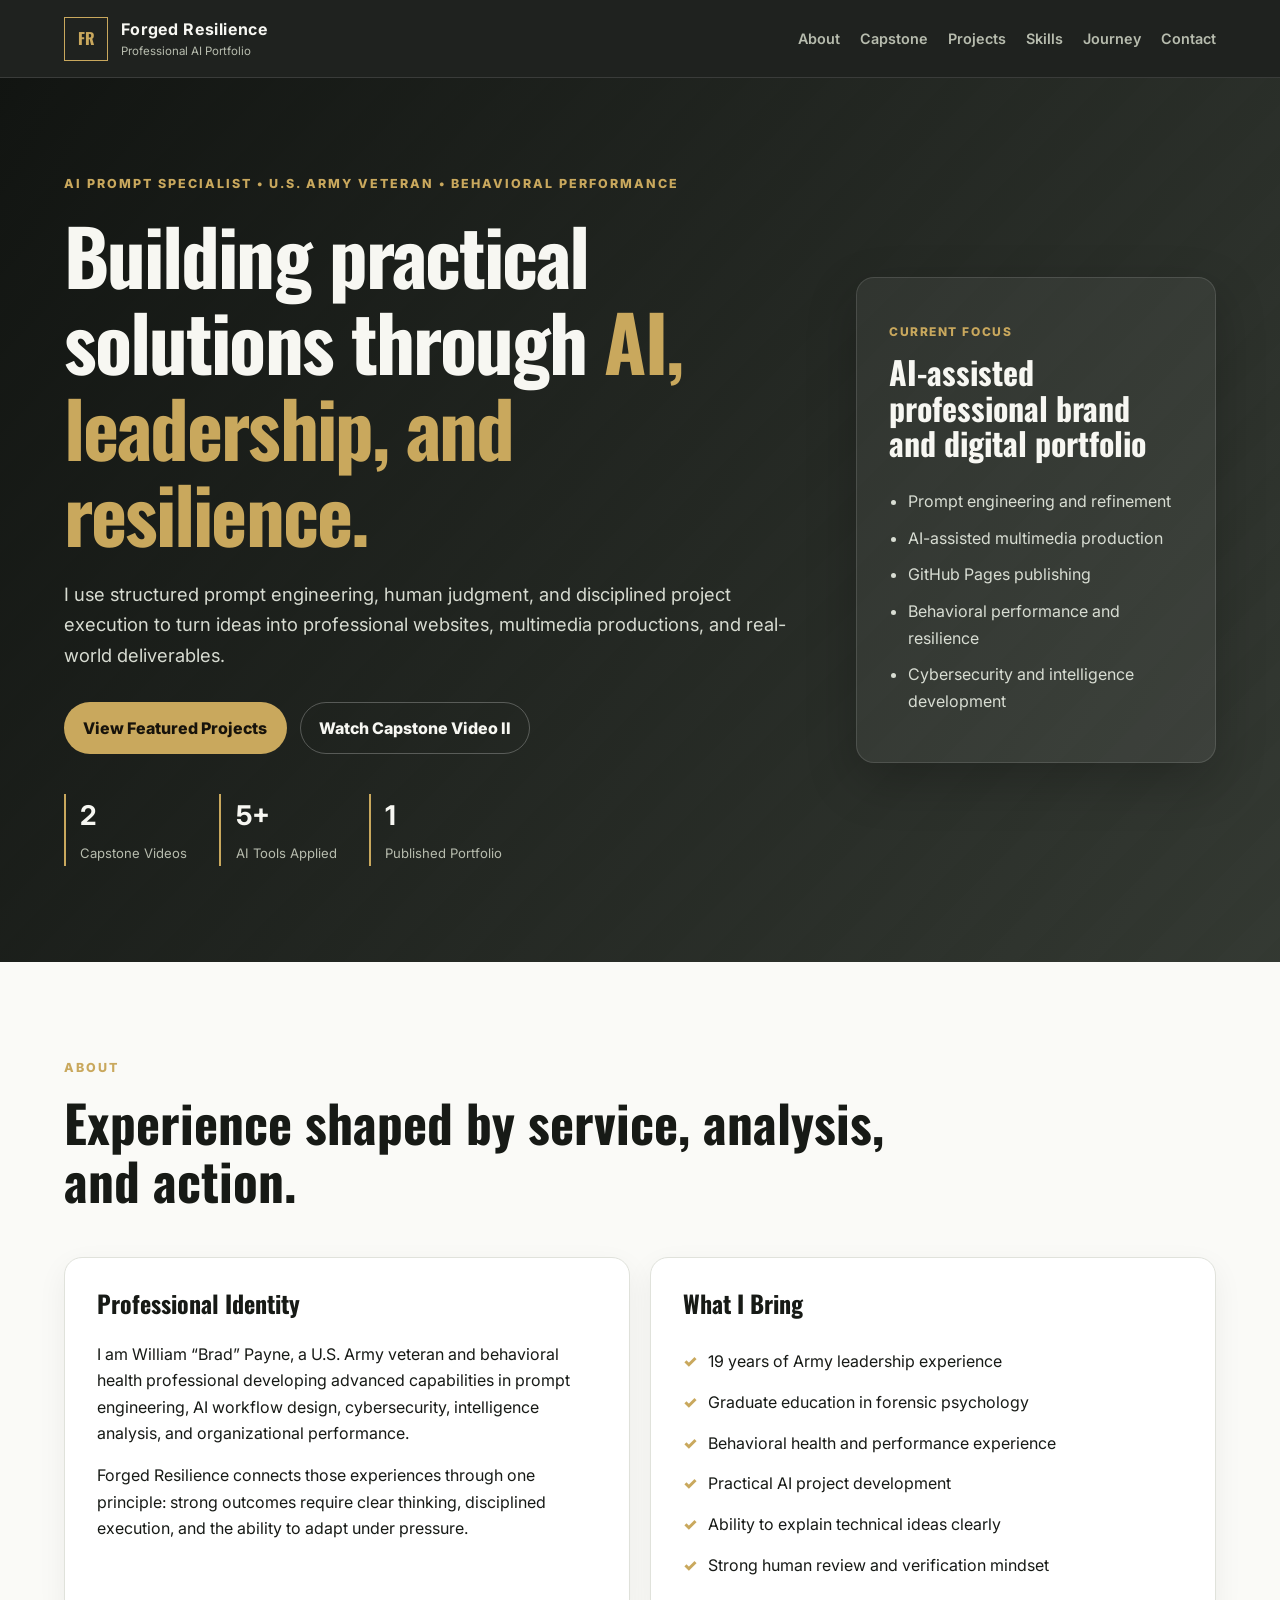
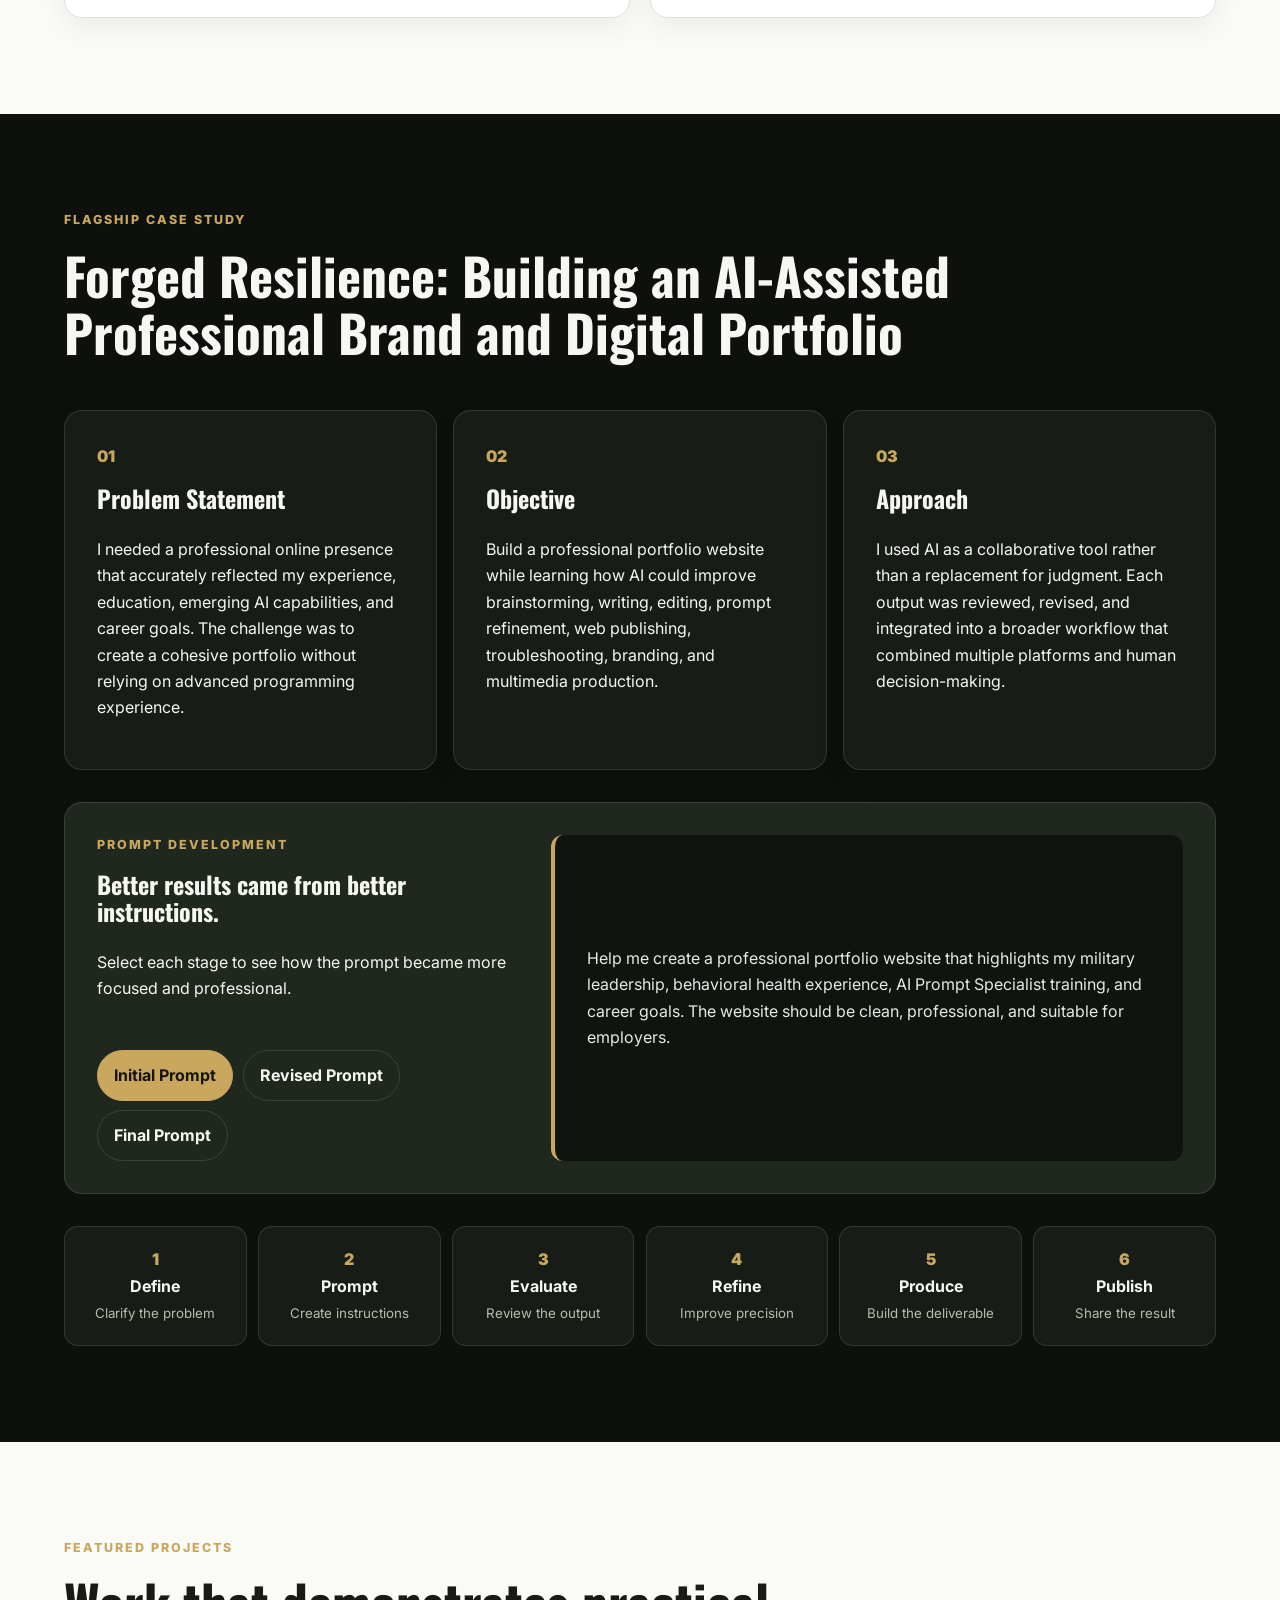
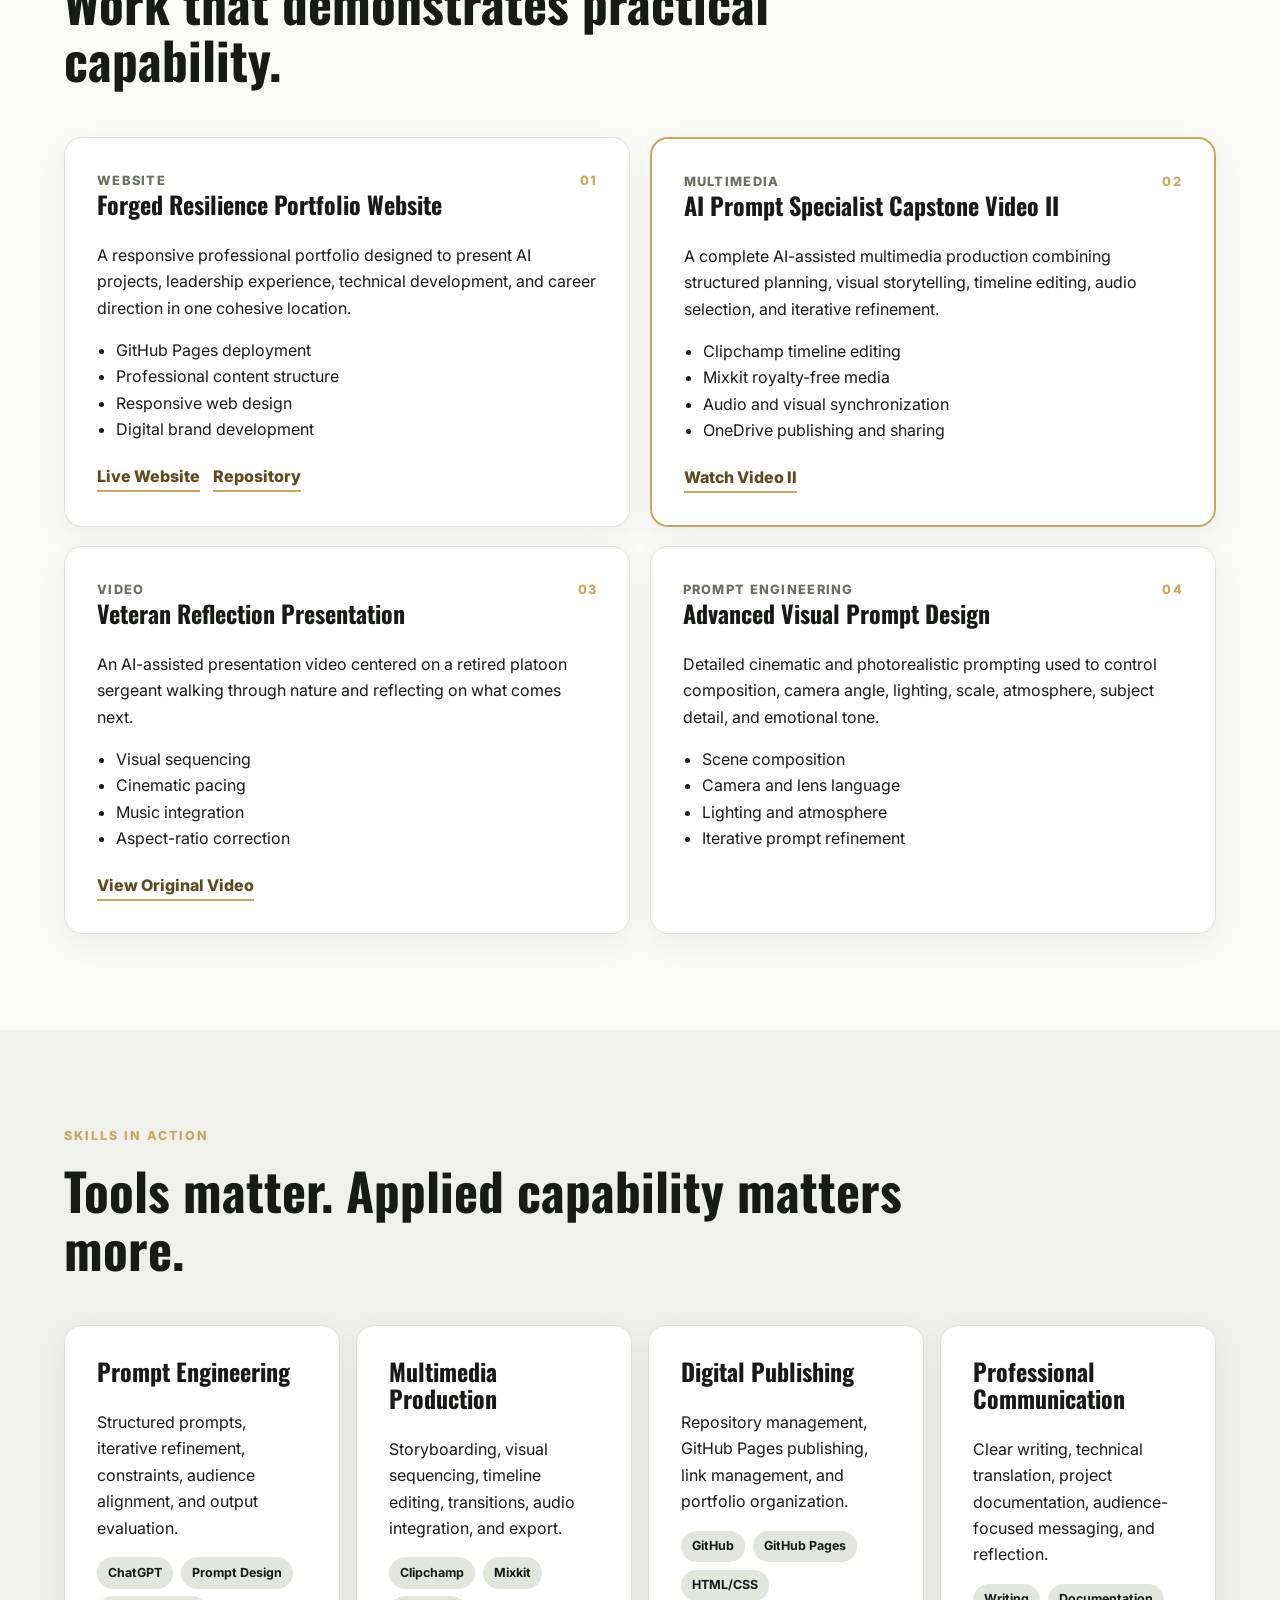
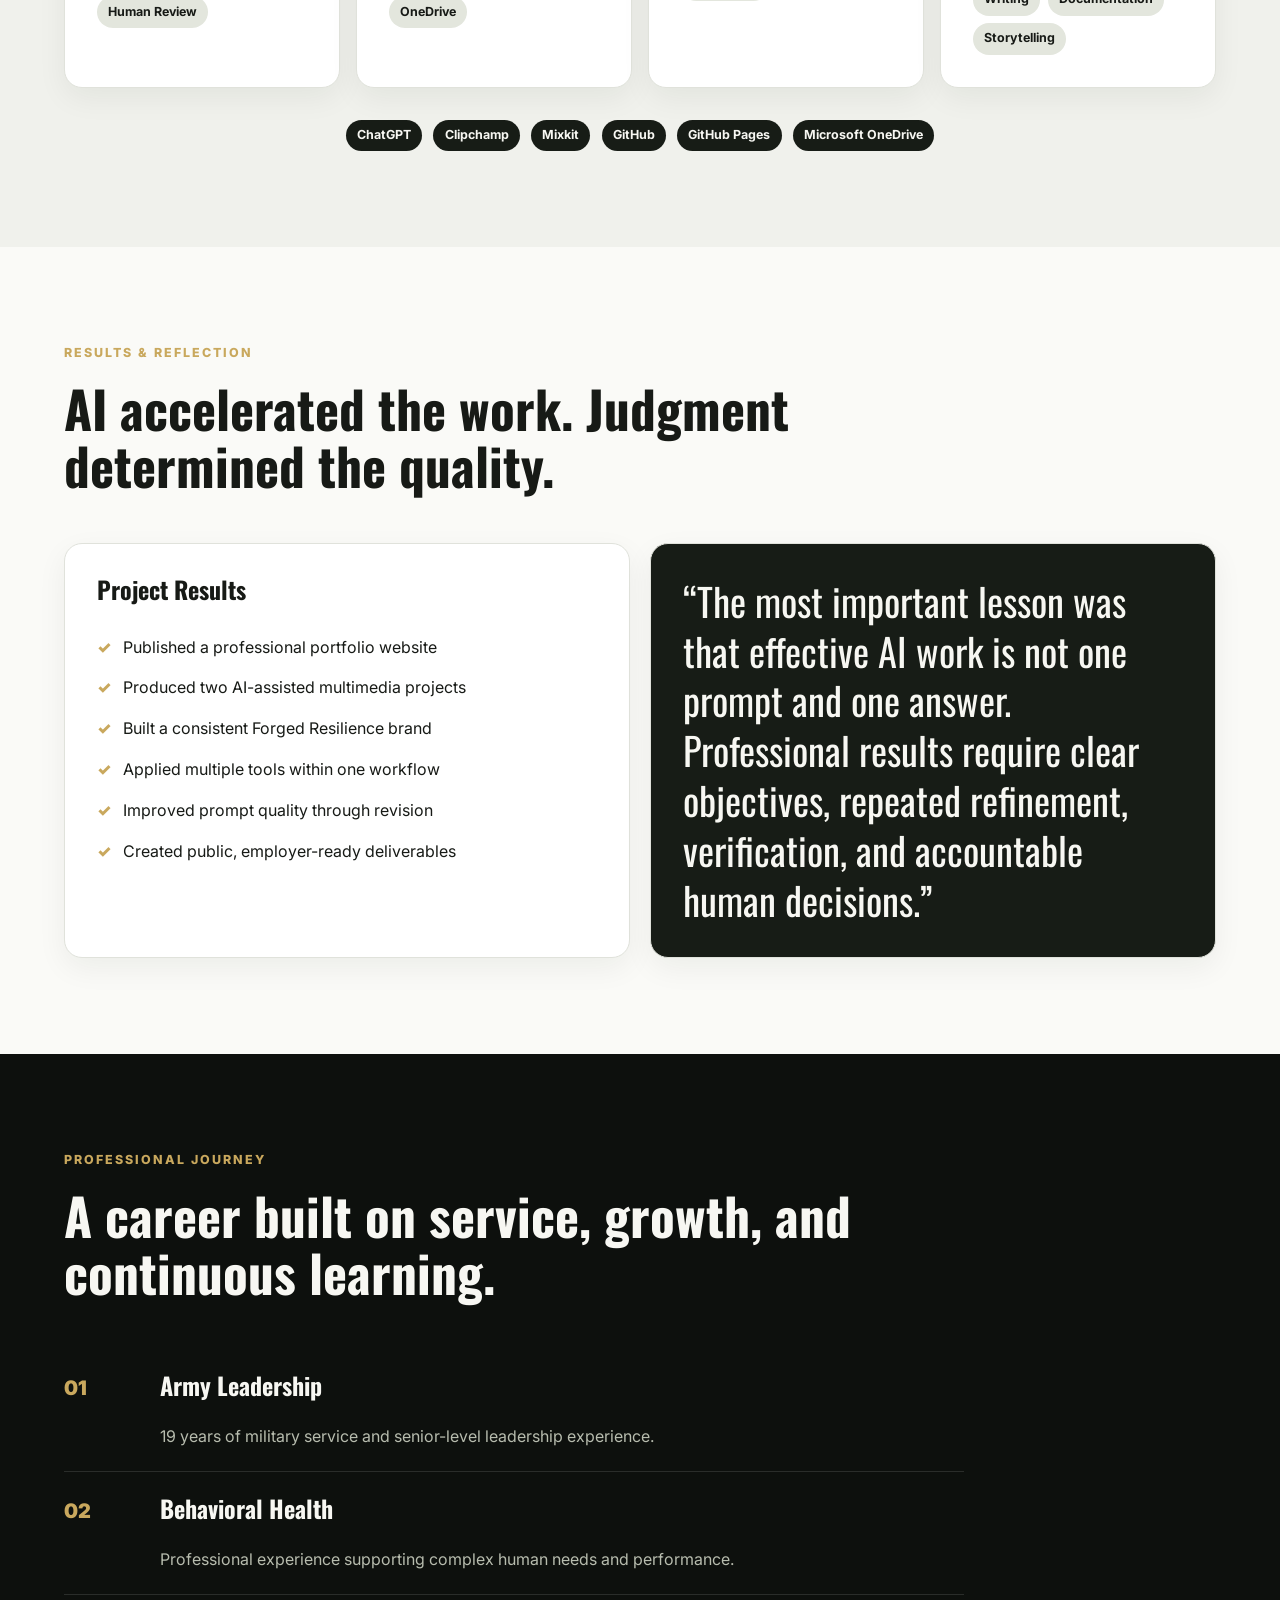
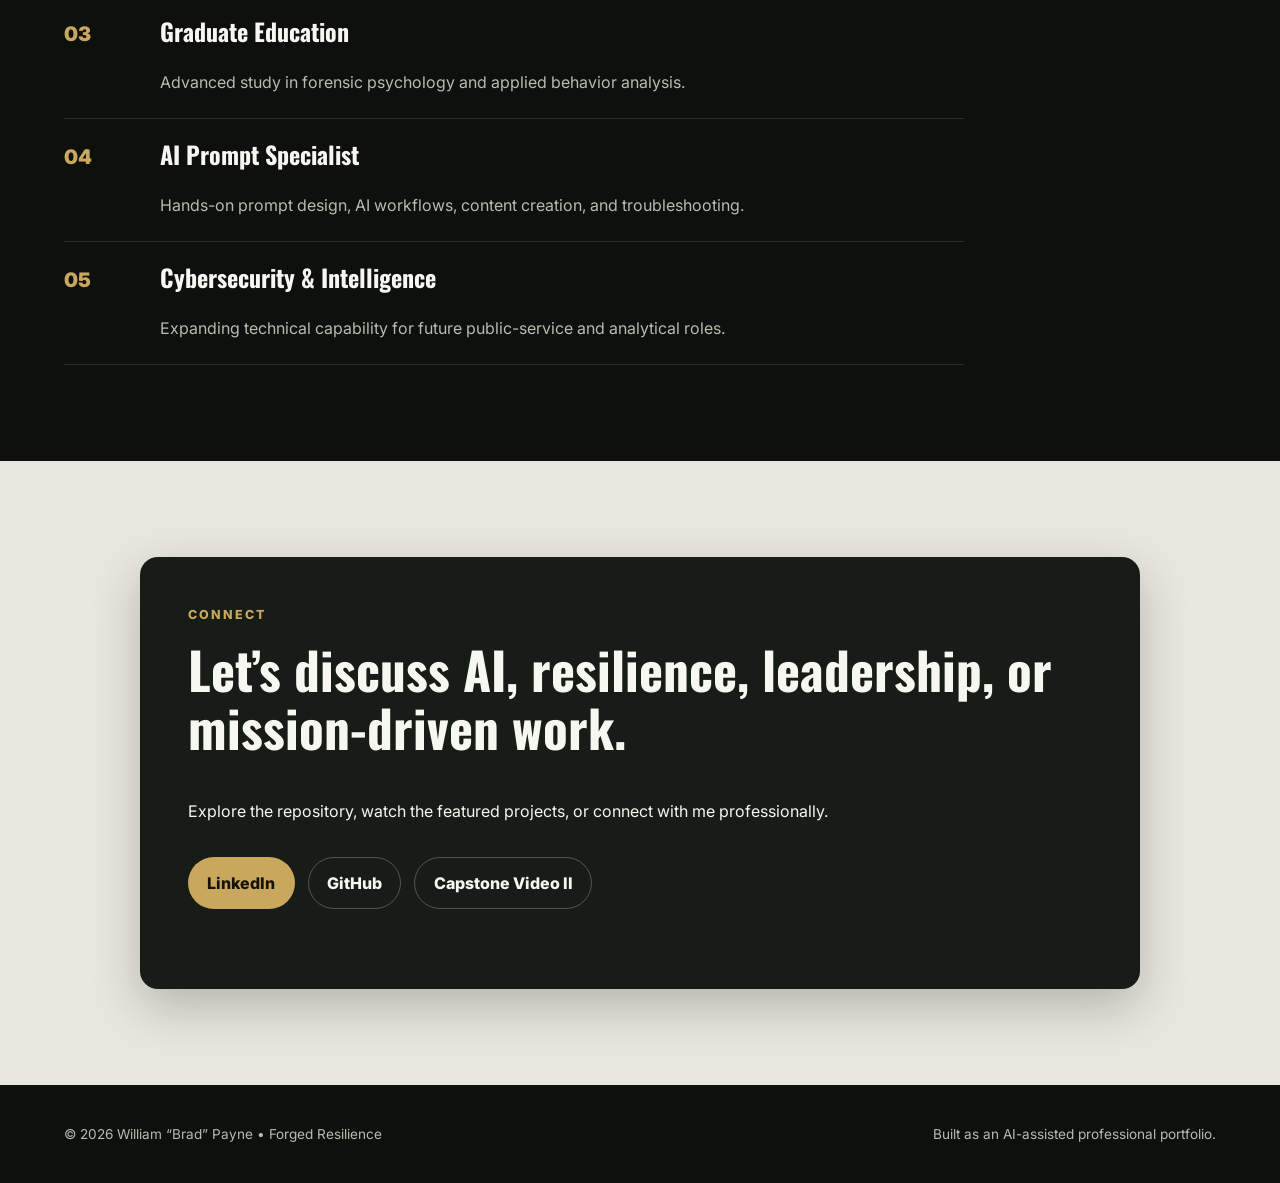
<file: index.html>
<!DOCTYPE html>
<html lang="en">
<head>
  <meta charset="UTF-8" />
  <meta name="viewport" content="width=device-width, initial-scale=1.0" />
  <meta name="description" content="William Brad Payne's AI-assisted professional portfolio showcasing prompt engineering, multimedia production, leadership, and Forged Resilience." />
  <title>Forged Resilience | William "Brad" Payne</title>
  <link rel="preconnect" href="https://fonts.googleapis.com">
  <link rel="preconnect" href="https://fonts.gstatic.com" crossorigin>
  <link href="https://fonts.googleapis.com/css2?family=Inter:wght@400;500;600;700;800&family=Oswald:wght@500;600;700&display=swap" rel="stylesheet">
  <link rel="stylesheet" href="styles.css" />
</head>
<body>
  <header class="site-header">
    <a class="brand" href="#home" aria-label="Forged Resilience home">
      <span class="brand-mark">FR</span>
      <span>
        <strong>Forged Resilience</strong>
        <small>Professional AI Portfolio</small>
      </span>
    </a>
    <button class="menu-toggle" aria-label="Open navigation" aria-expanded="false">☰</button>
    <nav class="site-nav" aria-label="Primary navigation">
      <a href="#about">About</a>
      <a href="#capstone">Capstone</a>
      <a href="#projects">Projects</a>
      <a href="#skills">Skills</a>
      <a href="#journey">Journey</a>
      <a href="#contact">Contact</a>
    </nav>
  </header>

  <main>
    <section id="home" class="hero">
      <div class="hero-content reveal">
        <p class="eyebrow">AI PROMPT SPECIALIST • U.S. ARMY VETERAN • BEHAVIORAL PERFORMANCE</p>
        <h1>Building practical solutions through <span>AI, leadership, and resilience.</span></h1>
        <p class="hero-copy">
          I use structured prompt engineering, human judgment, and disciplined project execution
          to turn ideas into professional websites, multimedia productions, and real-world deliverables.
        </p>
        <div class="hero-actions">
          <a class="btn btn-primary" href="#projects">View Featured Projects</a>
          <a class="btn btn-secondary" href="https://1drv.ms/v/c/7519d95f2deb9c25/IQBTiSQa2mmfQr6hlgY2p8scAXIlR4jsso-5zYlvKQ3qUK8?e=Jsysy5" target="_blank" rel="noopener">Watch Capstone Video II</a>
        </div>
        <div class="hero-metrics" aria-label="Portfolio highlights">
          <div><strong>2</strong><span>Capstone Videos</span></div>
          <div><strong>5+</strong><span>AI Tools Applied</span></div>
          <div><strong>1</strong><span>Published Portfolio</span></div>
        </div>
      </div>
      <aside class="hero-panel reveal">
        <p class="panel-label">Current Focus</p>
        <h2>AI-assisted professional brand and digital portfolio</h2>
        <ul>
          <li>Prompt engineering and refinement</li>
          <li>AI-assisted multimedia production</li>
          <li>GitHub Pages publishing</li>
          <li>Behavioral performance and resilience</li>
          <li>Cybersecurity and intelligence development</li>
        </ul>
      </aside>
    </section>

    <section id="about" class="section">
      <div class="section-heading reveal">
        <p class="eyebrow">ABOUT</p>
        <h2>Experience shaped by service, analysis, and action.</h2>
      </div>
      <div class="two-column">
        <div class="card reveal">
          <h3>Professional Identity</h3>
          <p>
            I am William “Brad” Payne, a U.S. Army veteran and behavioral health professional
            developing advanced capabilities in prompt engineering, AI workflow design,
            cybersecurity, intelligence analysis, and organizational performance.
          </p>
          <p>
            Forged Resilience connects those experiences through one principle: strong outcomes
            require clear thinking, disciplined execution, and the ability to adapt under pressure.
          </p>
        </div>
        <div class="card reveal">
          <h3>What I Bring</h3>
          <ul class="check-list">
            <li>19 years of Army leadership experience</li>
            <li>Graduate education in forensic psychology</li>
            <li>Behavioral health and performance experience</li>
            <li>Practical AI project development</li>
            <li>Ability to explain technical ideas clearly</li>
            <li>Strong human review and verification mindset</li>
          </ul>
        </div>
      </div>
    </section>

    <section id="capstone" class="section section-dark">
      <div class="section-heading reveal">
        <p class="eyebrow">FLAGSHIP CASE STUDY</p>
        <h2>Forged Resilience: Building an AI-Assisted Professional Brand and Digital Portfolio</h2>
      </div>

      <div class="case-study-grid">
        <article class="card reveal">
          <span class="number">01</span>
          <h3>Problem Statement</h3>
          <p>
            I needed a professional online presence that accurately reflected my experience,
            education, emerging AI capabilities, and career goals. The challenge was to create a
            cohesive portfolio without relying on advanced programming experience.
          </p>
        </article>
        <article class="card reveal">
          <span class="number">02</span>
          <h3>Objective</h3>
          <p>
            Build a professional portfolio website while learning how AI could improve
            brainstorming, writing, editing, prompt refinement, web publishing, troubleshooting,
            branding, and multimedia production.
          </p>
        </article>
        <article class="card reveal">
          <span class="number">03</span>
          <h3>Approach</h3>
          <p>
            I used AI as a collaborative tool rather than a replacement for judgment. Each output
            was reviewed, revised, and integrated into a broader workflow that combined multiple
            platforms and human decision-making.
          </p>
        </article>
      </div>

      <div class="prompt-lab reveal">
        <div class="prompt-intro">
          <p class="eyebrow">PROMPT DEVELOPMENT</p>
          <h3>Better results came from better instructions.</h3>
          <p>Select each stage to see how the prompt became more focused and professional.</p>
        </div>
        <div class="prompt-tabs" role="tablist">
          <button class="prompt-tab active" data-target="initial">Initial Prompt</button>
          <button class="prompt-tab" data-target="revised">Revised Prompt</button>
          <button class="prompt-tab" data-target="final">Final Prompt</button>
        </div>
        <div class="prompt-output">
          <p id="prompt-text">
            Help me create a professional portfolio website that highlights my military leadership,
            behavioral health experience, AI Prompt Specialist training, and career goals. The website
            should be clean, professional, and suitable for employers.
          </p>
        </div>
      </div>

      <div class="workflow reveal">
        <div><span>1</span><strong>Define</strong><small>Clarify the problem</small></div>
        <div><span>2</span><strong>Prompt</strong><small>Create instructions</small></div>
        <div><span>3</span><strong>Evaluate</strong><small>Review the output</small></div>
        <div><span>4</span><strong>Refine</strong><small>Improve precision</small></div>
        <div><span>5</span><strong>Produce</strong><small>Build the deliverable</small></div>
        <div><span>6</span><strong>Publish</strong><small>Share the result</small></div>
      </div>
    </section>

    <section id="projects" class="section">
      <div class="section-heading reveal">
        <p class="eyebrow">FEATURED PROJECTS</p>
        <h2>Work that demonstrates practical capability.</h2>
      </div>

      <div class="project-grid">
        <article class="project-card reveal">
          <div class="project-top">
            <span class="project-type">Website</span>
            <span class="project-number">01</span>
          </div>
          <h3>Forged Resilience Portfolio Website</h3>
          <p>
            A responsive professional portfolio designed to present AI projects, leadership experience,
            technical development, and career direction in one cohesive location.
          </p>
          <ul>
            <li>GitHub Pages deployment</li>
            <li>Professional content structure</li>
            <li>Responsive web design</li>
            <li>Digital brand development</li>
          </ul>
          <div class="project-links">
            <a href="https://steeleberert.github.io/Forged-Resilience/" target="_blank" rel="noopener">Live Website</a>
            <a href="https://github.com/steeleberert/Forged-Resilience" target="_blank" rel="noopener">Repository</a>
          </div>
        </article>

        <article class="project-card featured reveal">
          <div class="project-top">
            <span class="project-type">Multimedia</span>
            <span class="project-number">02</span>
          </div>
          <h3>AI Prompt Specialist Capstone Video II</h3>
          <p>
            A complete AI-assisted multimedia production combining structured planning, visual
            storytelling, timeline editing, audio selection, and iterative refinement.
          </p>
          <ul>
            <li>Clipchamp timeline editing</li>
            <li>Mixkit royalty-free media</li>
            <li>Audio and visual synchronization</li>
            <li>OneDrive publishing and sharing</li>
          </ul>
          <div class="project-links">
            <a href="https://1drv.ms/v/c/7519d95f2deb9c25/IQBTiSQa2mmfQr6hlgY2p8scAXIlR4jsso-5zYlvKQ3qUK8?e=Jsysy5" target="_blank" rel="noopener">Watch Video II</a>
          </div>
        </article>

        <article class="project-card reveal">
          <div class="project-top">
            <span class="project-type">Video</span>
            <span class="project-number">03</span>
          </div>
          <h3>Veteran Reflection Presentation</h3>
          <p>
            An AI-assisted presentation video centered on a retired platoon sergeant walking through
            nature and reflecting on what comes next.
          </p>
          <ul>
            <li>Visual sequencing</li>
            <li>Cinematic pacing</li>
            <li>Music integration</li>
            <li>Aspect-ratio correction</li>
          </ul>
          <div class="project-links">
            <a href="https://dsdt.populiweb.com/router/files/37495/download" target="_blank" rel="noopener">View Original Video</a>
          </div>
        </article>

        <article class="project-card reveal">
          <div class="project-top">
            <span class="project-type">Prompt Engineering</span>
            <span class="project-number">04</span>
          </div>
          <h3>Advanced Visual Prompt Design</h3>
          <p>
            Detailed cinematic and photorealistic prompting used to control composition, camera angle,
            lighting, scale, atmosphere, subject detail, and emotional tone.
          </p>
          <ul>
            <li>Scene composition</li>
            <li>Camera and lens language</li>
            <li>Lighting and atmosphere</li>
            <li>Iterative prompt refinement</li>
          </ul>
        </article>
      </div>
    </section>

    <section id="skills" class="section section-muted">
      <div class="section-heading reveal">
        <p class="eyebrow">SKILLS IN ACTION</p>
        <h2>Tools matter. Applied capability matters more.</h2>
      </div>
      <div class="skills-grid">
        <article class="skill-card reveal">
          <h3>Prompt Engineering</h3>
          <p>Structured prompts, iterative refinement, constraints, audience alignment, and output evaluation.</p>
          <div class="tags"><span>ChatGPT</span><span>Prompt Design</span><span>Human Review</span></div>
        </article>
        <article class="skill-card reveal">
          <h3>Multimedia Production</h3>
          <p>Storyboarding, visual sequencing, timeline editing, transitions, audio integration, and export.</p>
          <div class="tags"><span>Clipchamp</span><span>Mixkit</span><span>OneDrive</span></div>
        </article>
        <article class="skill-card reveal">
          <h3>Digital Publishing</h3>
          <p>Repository management, GitHub Pages publishing, link management, and portfolio organization.</p>
          <div class="tags"><span>GitHub</span><span>GitHub Pages</span><span>HTML/CSS</span></div>
        </article>
        <article class="skill-card reveal">
          <h3>Professional Communication</h3>
          <p>Clear writing, technical translation, project documentation, audience-focused messaging, and reflection.</p>
          <div class="tags"><span>Writing</span><span>Documentation</span><span>Storytelling</span></div>
        </article>
      </div>

      <div class="tools-strip reveal">
        <span>ChatGPT</span>
        <span>Clipchamp</span>
        <span>Mixkit</span>
        <span>GitHub</span>
        <span>GitHub Pages</span>
        <span>Microsoft OneDrive</span>
      </div>
    </section>

    <section id="results" class="section">
      <div class="section-heading reveal">
        <p class="eyebrow">RESULTS & REFLECTION</p>
        <h2>AI accelerated the work. Judgment determined the quality.</h2>
      </div>
      <div class="two-column">
        <div class="card reveal">
          <h3>Project Results</h3>
          <ul class="check-list">
            <li>Published a professional portfolio website</li>
            <li>Produced two AI-assisted multimedia projects</li>
            <li>Built a consistent Forged Resilience brand</li>
            <li>Applied multiple tools within one workflow</li>
            <li>Improved prompt quality through revision</li>
            <li>Created public, employer-ready deliverables</li>
          </ul>
        </div>
        <div class="card quote-card reveal">
          <blockquote>
            “The most important lesson was that effective AI work is not one prompt and one answer.
            Professional results require clear objectives, repeated refinement, verification, and
            accountable human decisions.”
          </blockquote>
        </div>
      </div>
    </section>

    <section id="journey" class="section section-dark">
      <div class="section-heading reveal">
        <p class="eyebrow">PROFESSIONAL JOURNEY</p>
        <h2>A career built on service, growth, and continuous learning.</h2>
      </div>
      <div class="timeline">
        <div class="timeline-item reveal"><span>01</span><div><h3>Army Leadership</h3><p>19 years of military service and senior-level leadership experience.</p></div></div>
        <div class="timeline-item reveal"><span>02</span><div><h3>Behavioral Health</h3><p>Professional experience supporting complex human needs and performance.</p></div></div>
        <div class="timeline-item reveal"><span>03</span><div><h3>Graduate Education</h3><p>Advanced study in forensic psychology and applied behavior analysis.</p></div></div>
        <div class="timeline-item reveal"><span>04</span><div><h3>AI Prompt Specialist</h3><p>Hands-on prompt design, AI workflows, content creation, and troubleshooting.</p></div></div>
        <div class="timeline-item reveal"><span>05</span><div><h3>Cybersecurity & Intelligence</h3><p>Expanding technical capability for future public-service and analytical roles.</p></div></div>
      </div>
    </section>

    <section id="contact" class="section contact-section">
      <div class="contact-card reveal">
        <p class="eyebrow">CONNECT</p>
        <h2>Let’s discuss AI, resilience, leadership, or mission-driven work.</h2>
        <p>
          Explore the repository, watch the featured projects, or connect with me professionally.
        </p>
        <div class="hero-actions">
          <a class="btn btn-primary" href="https://www.linkedin.com/in/william-payne-55184837a" target="_blank" rel="noopener">LinkedIn</a>
          <a class="btn btn-secondary" href="https://github.com/steeleberert/Forged-Resilience" target="_blank" rel="noopener">GitHub</a>
          <a class="btn btn-secondary" href="https://1drv.ms/v/c/7519d95f2deb9c25/IQBTiSQa2mmfQr6hlgY2p8scAXIlR4jsso-5zYlvKQ3qUK8?e=Jsysy5" target="_blank" rel="noopener">Capstone Video II</a>
        </div>
      </div>
    </section>
  </main>

  <footer>
    <p>© <span id="year"></span> William “Brad” Payne • Forged Resilience</p>
    <p>Built as an AI-assisted professional portfolio.</p>
  </footer>

  <script src="script.js"></script>
</body>
</html>
</file>
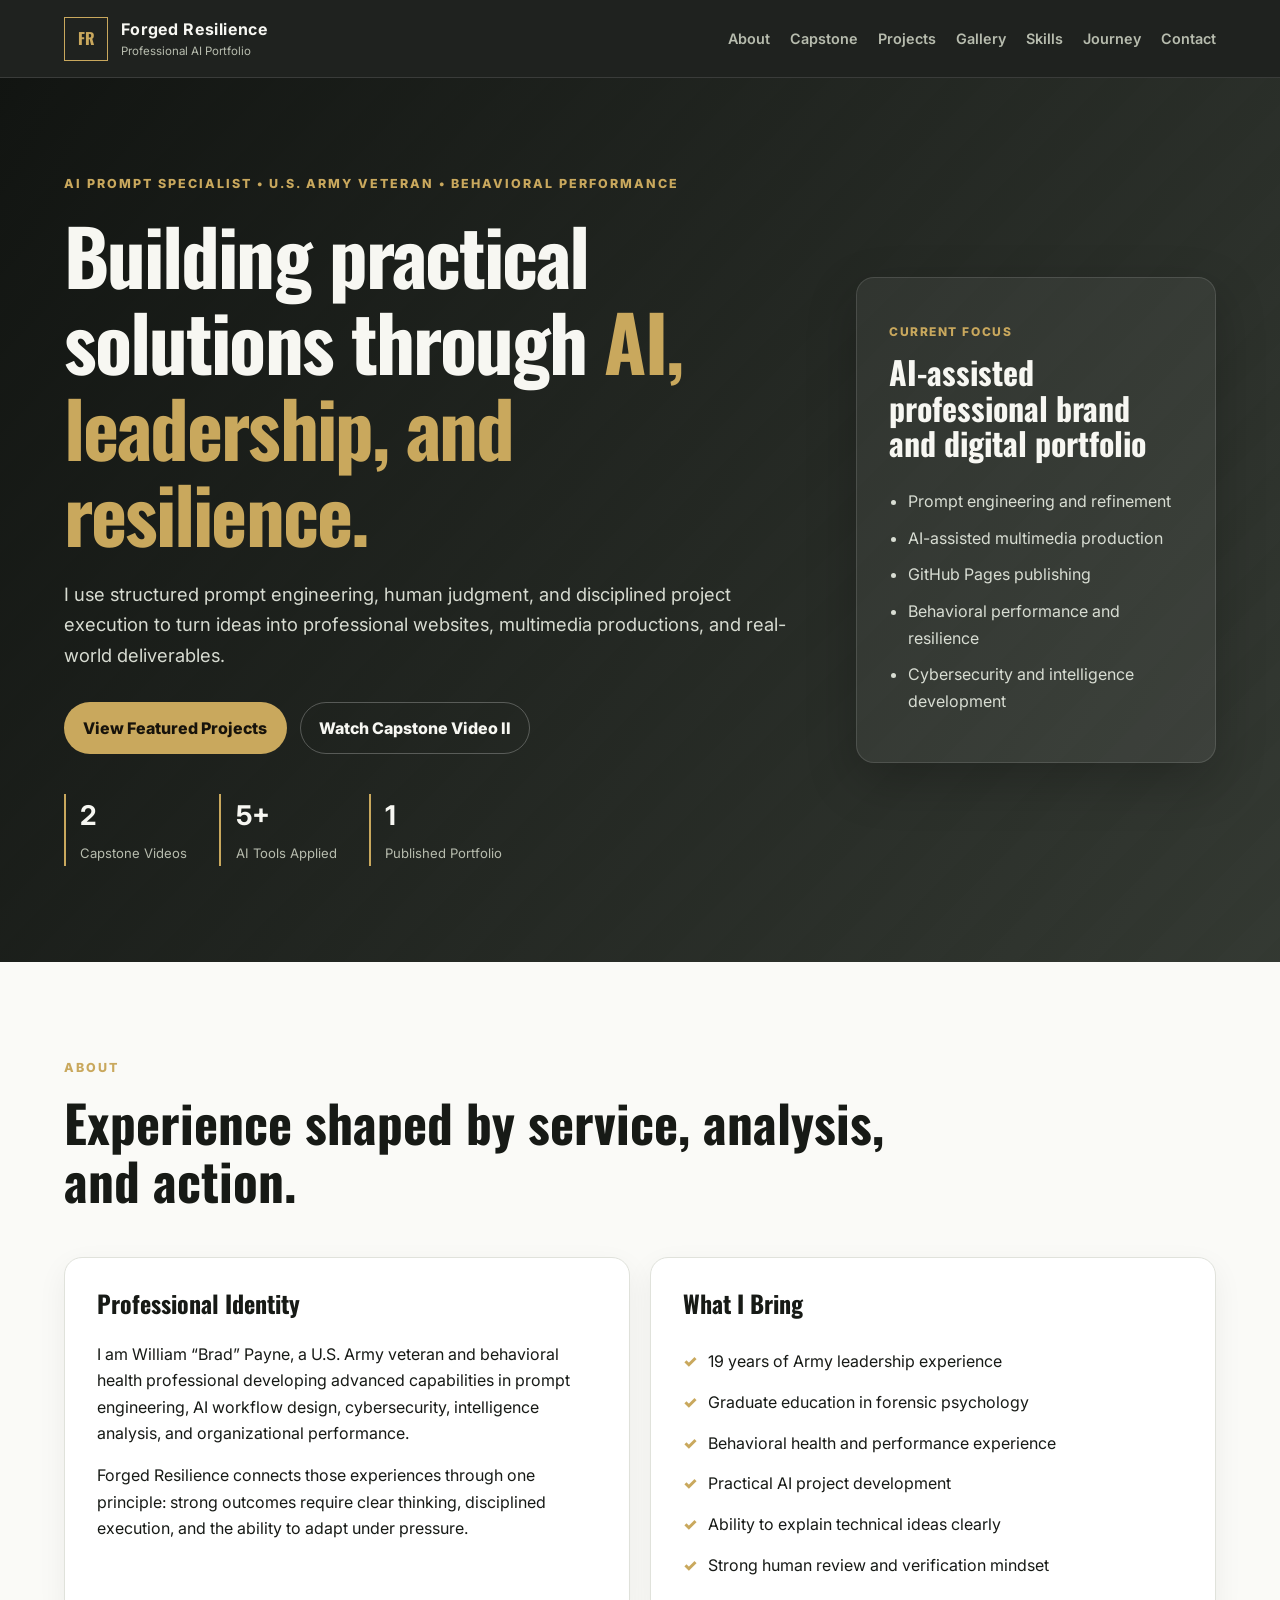
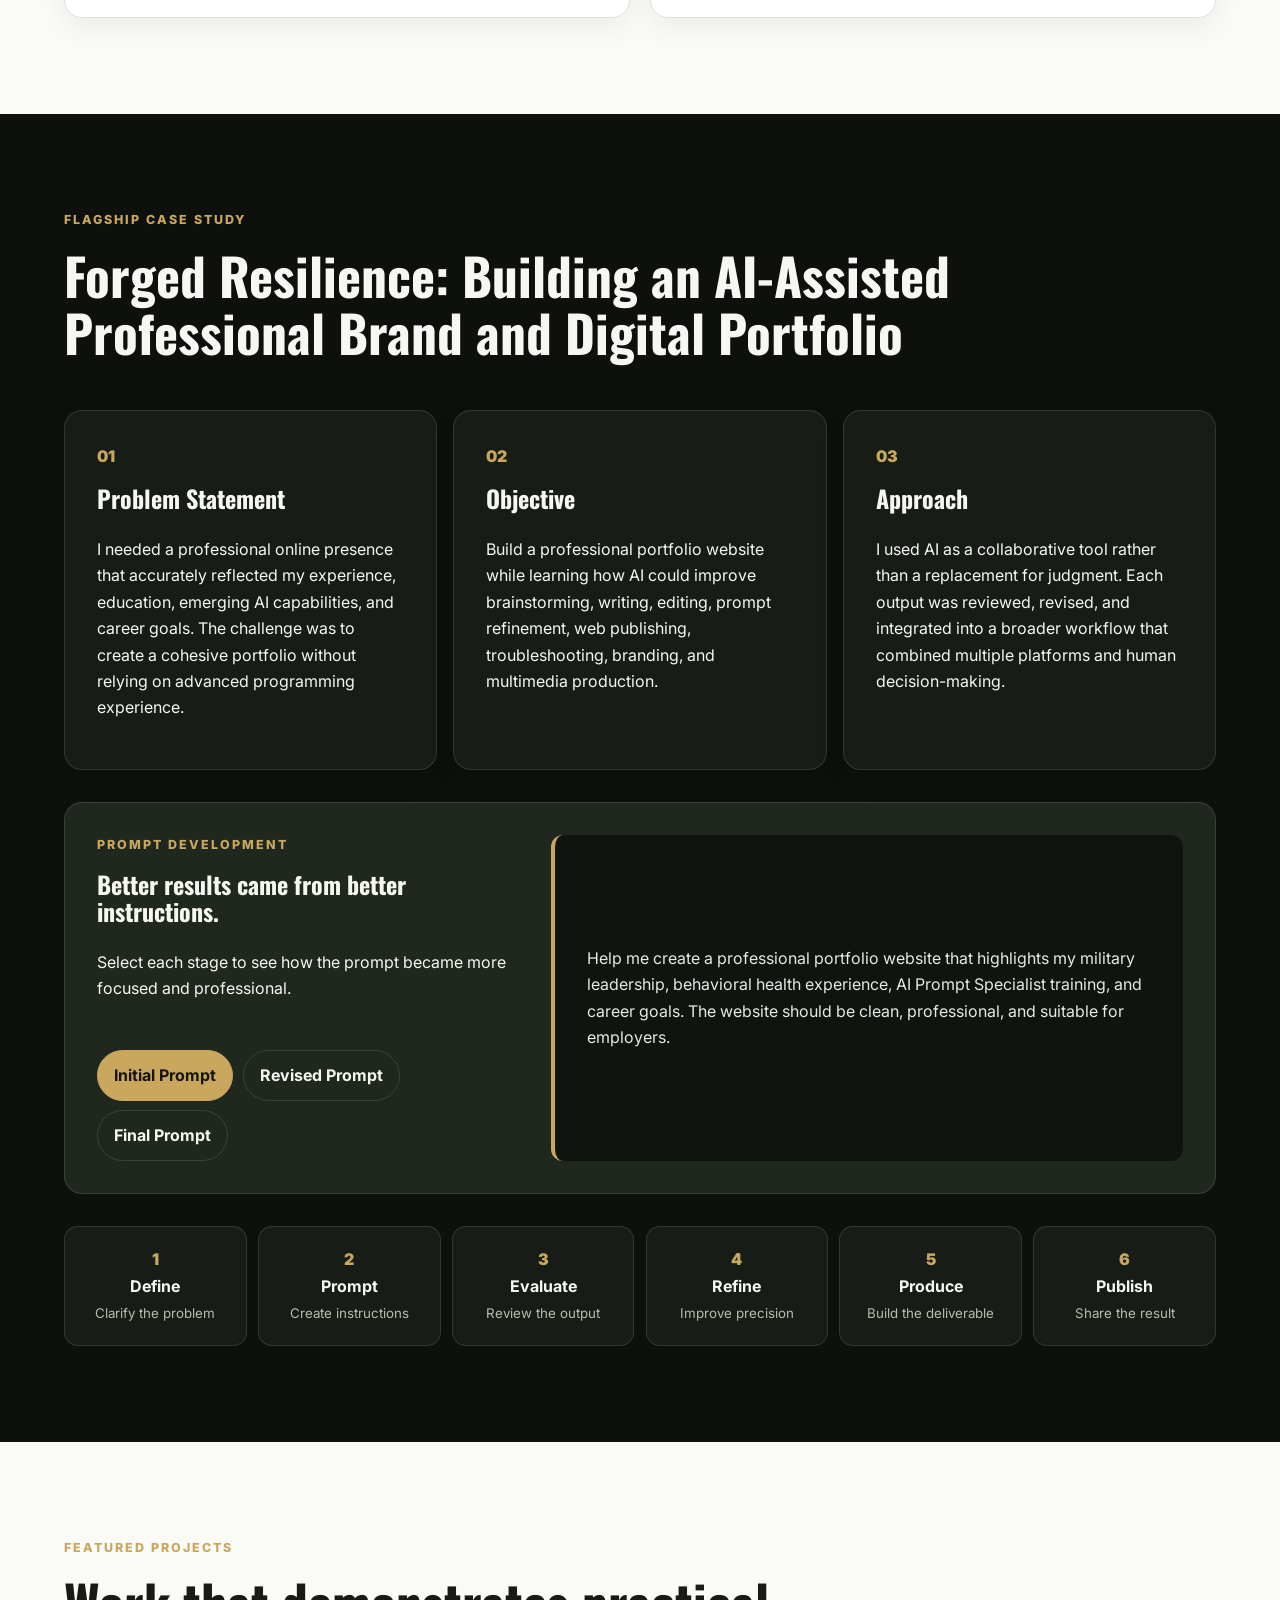
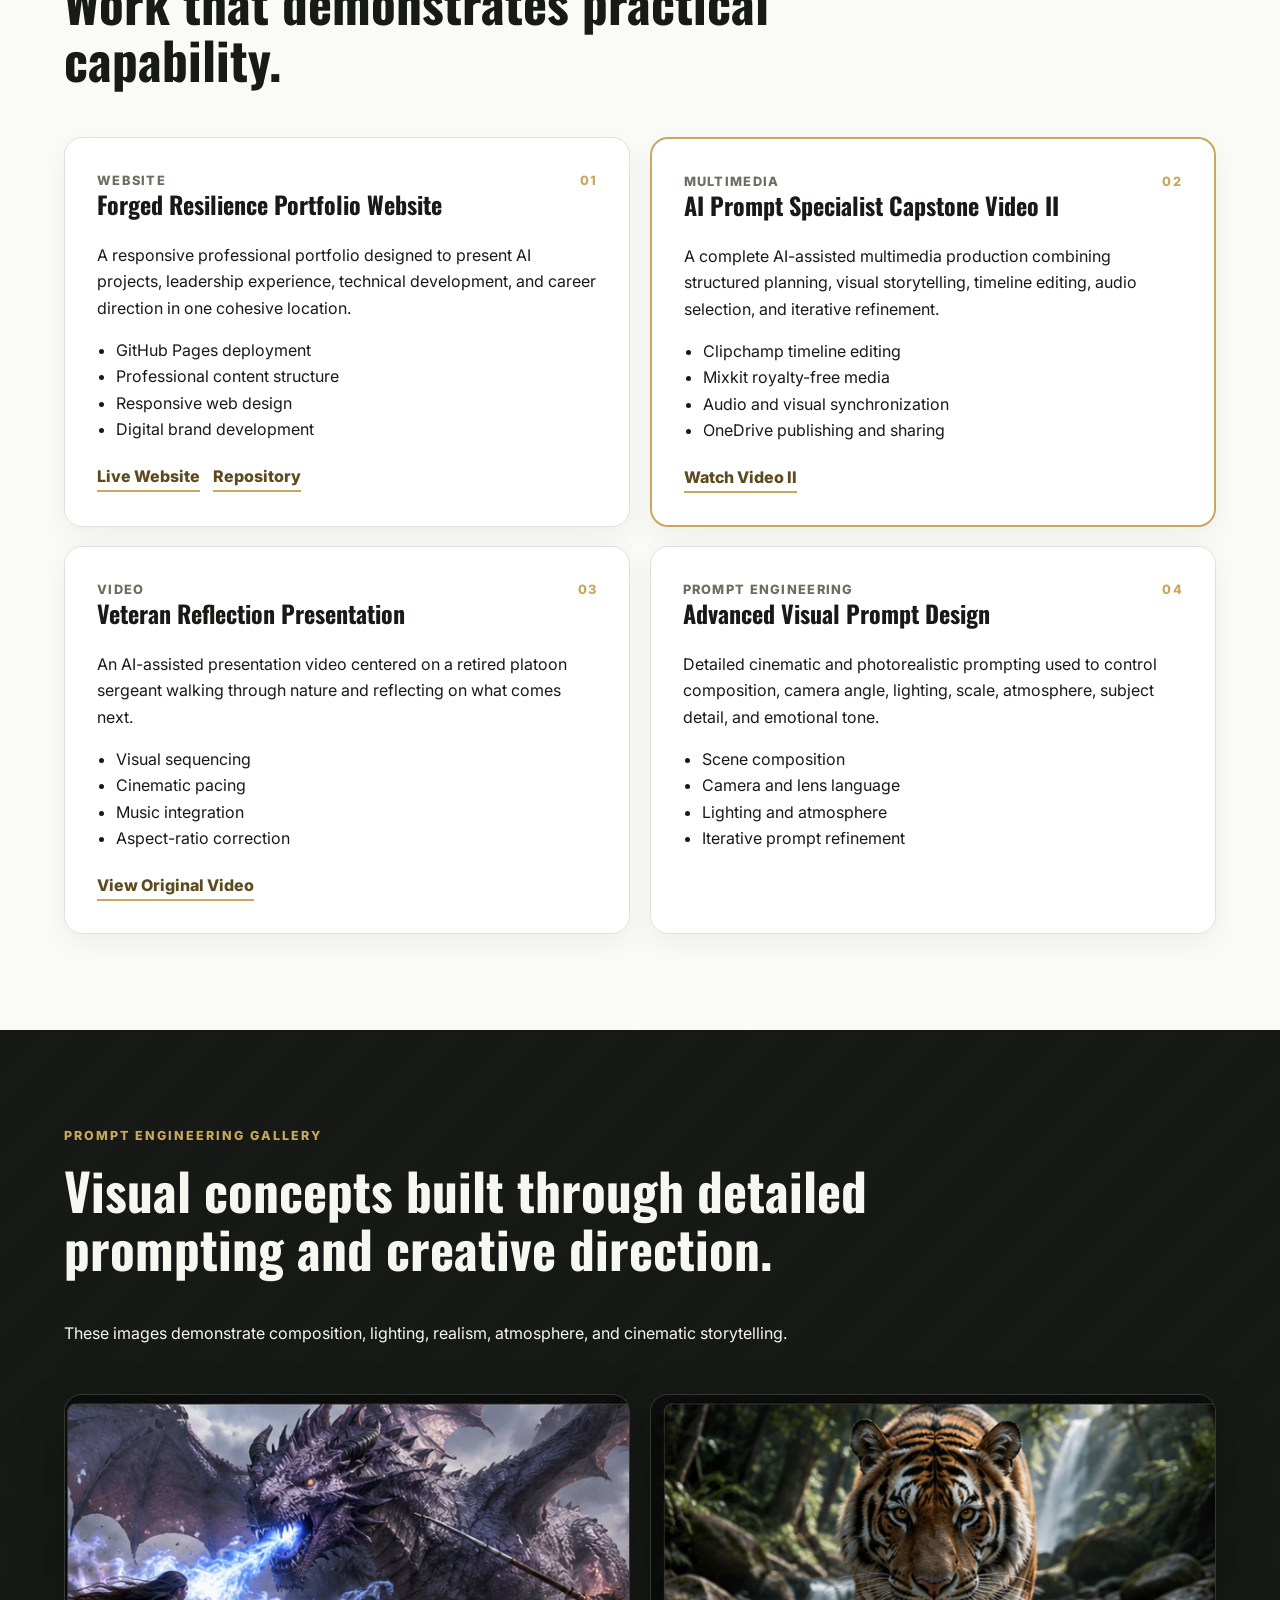
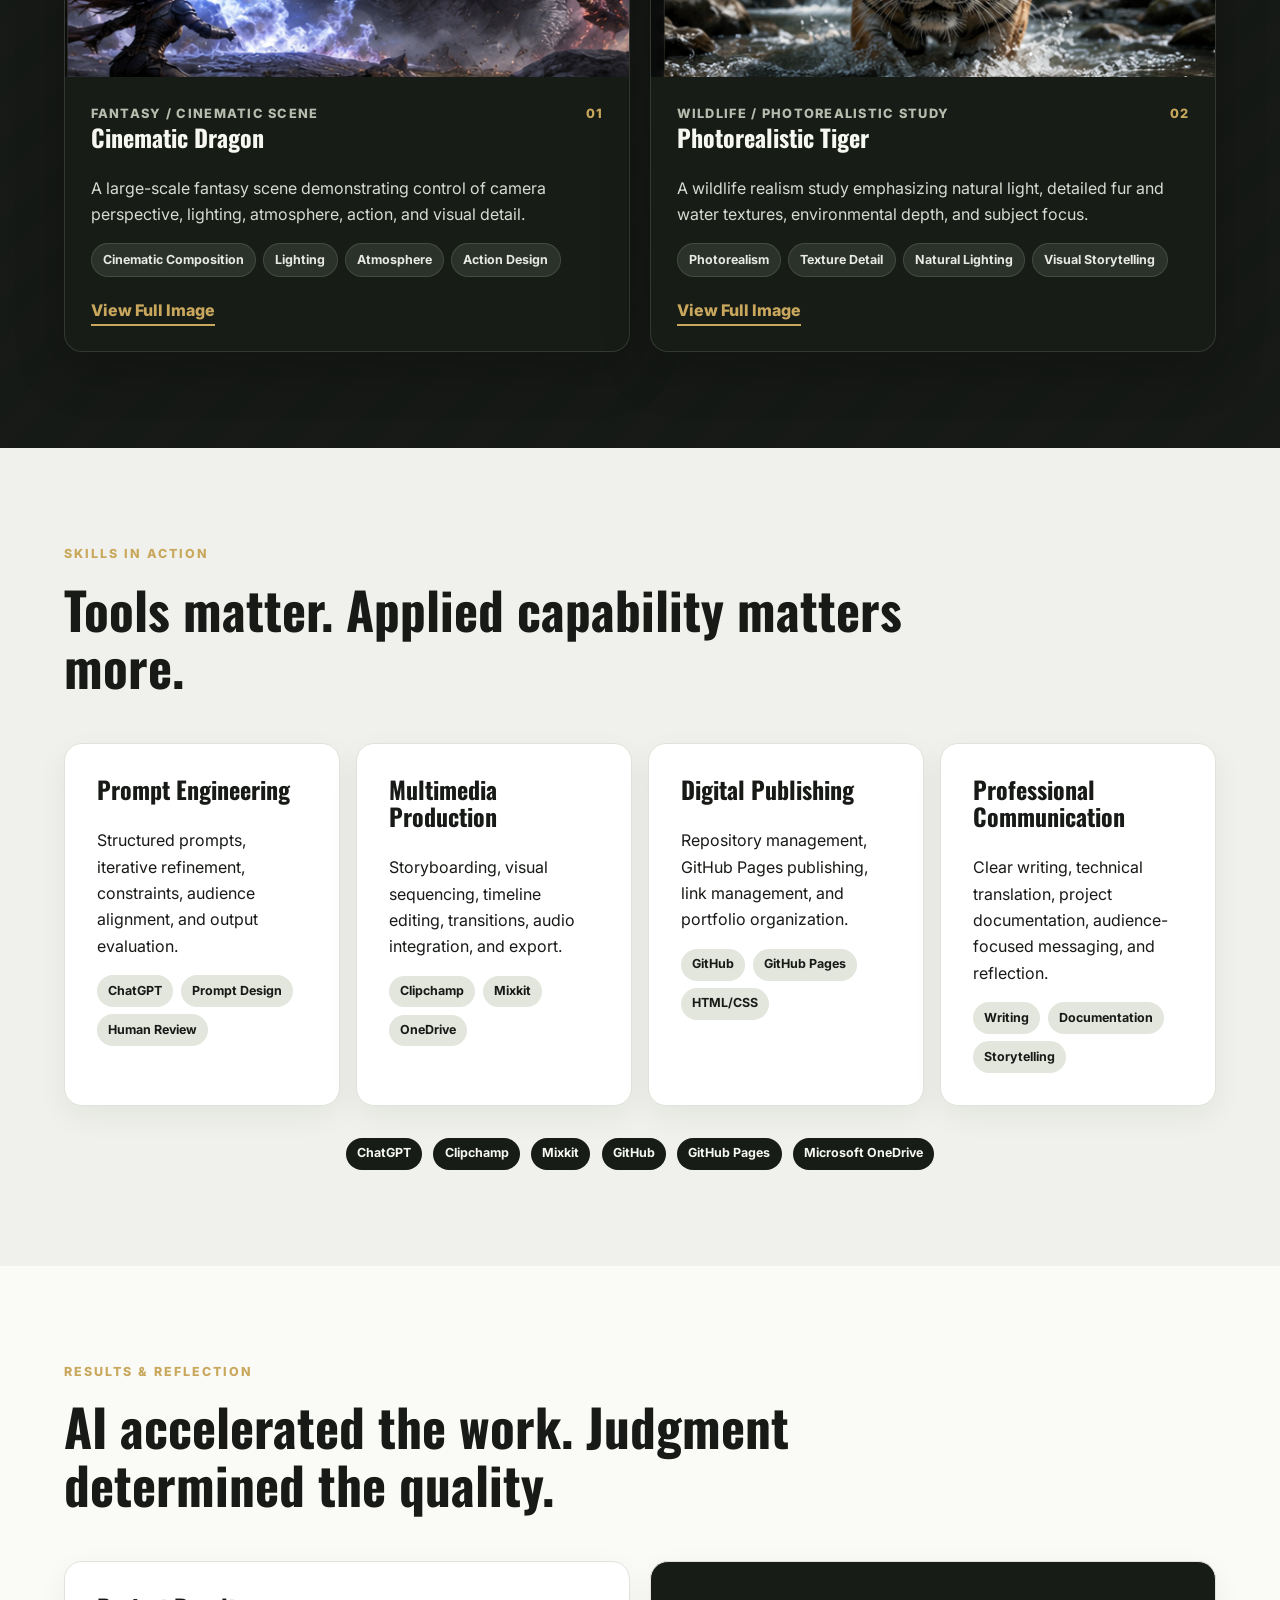
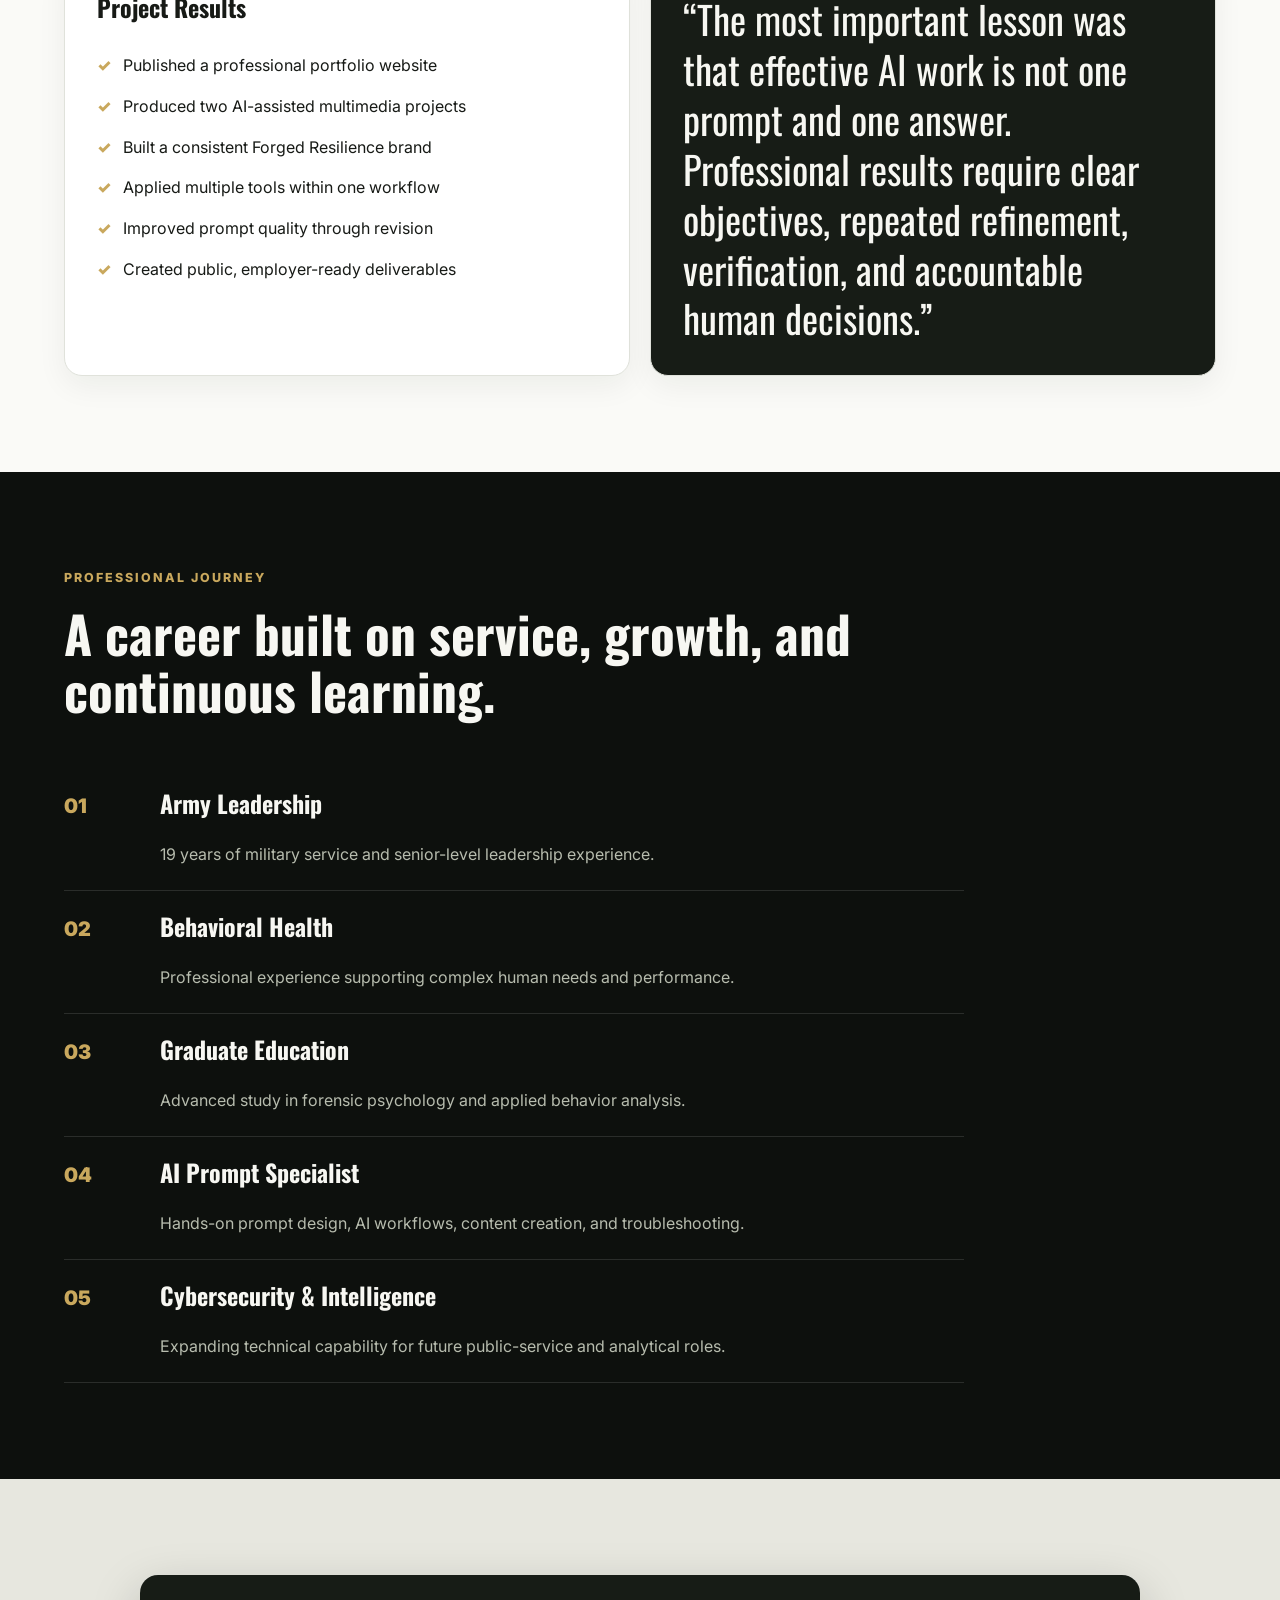
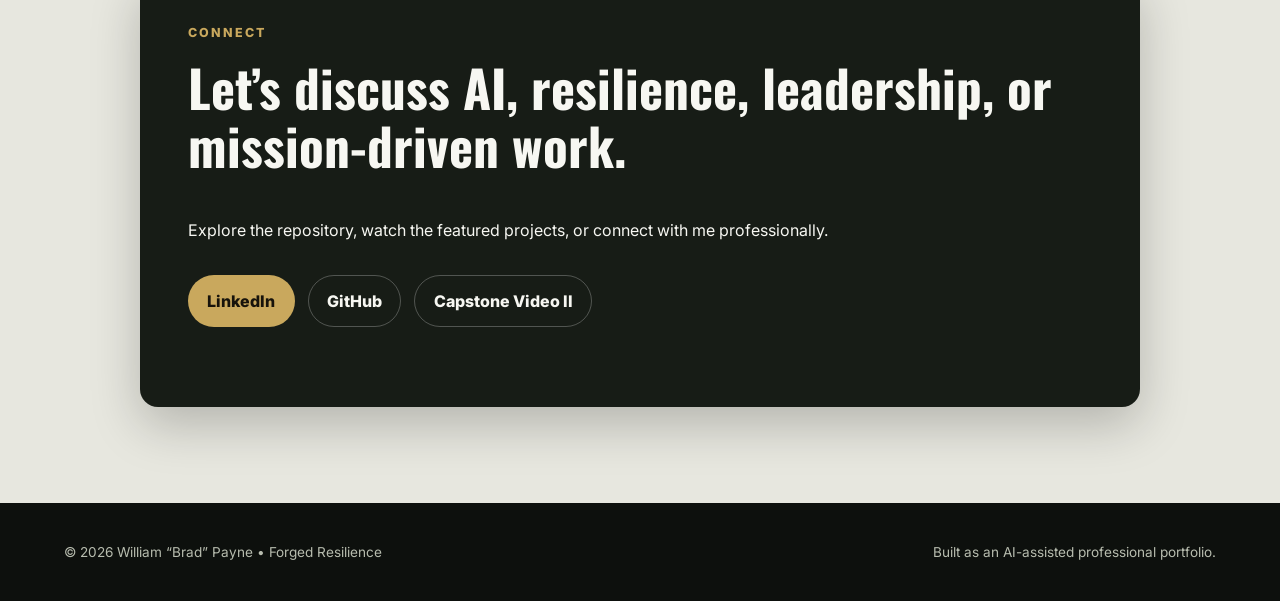
<file: images/index.html>
<!DOCTYPE html>
<html lang="en">
<head>
  <meta charset="UTF-8" />
  <meta name="viewport" content="width=device-width, initial-scale=1.0" />
  <meta name="description" content="William Brad Payne's AI-assisted professional portfolio showcasing prompt engineering, multimedia production, leadership, and Forged Resilience." />
  <title>Forged Resilience | William "Brad" Payne</title>
  <link rel="preconnect" href="https://fonts.googleapis.com">
  <link rel="preconnect" href="https://fonts.gstatic.com" crossorigin>
  <link href="https://fonts.googleapis.com/css2?family=Inter:wght@400;500;600;700;800&family=Oswald:wght@500;600;700&display=swap" rel="stylesheet">
  <link rel="stylesheet" href="styles.css" />
</head>
<body>
  <header class="site-header">
    <a class="brand" href="#home" aria-label="Forged Resilience home">
      <span class="brand-mark">FR</span>
      <span>
        <strong>Forged Resilience</strong>
        <small>Professional AI Portfolio</small>
      </span>
    </a>
    <button class="menu-toggle" aria-label="Open navigation" aria-expanded="false">☰</button>
    <nav class="site-nav" aria-label="Primary navigation">
      <a href="#about">About</a>
      <a href="#capstone">Capstone</a>
      <a href="#projects">Projects</a>
      <a href="#gallery">Gallery</a>
      <a href="#skills">Skills</a>
      <a href="#journey">Journey</a>
      <a href="#contact">Contact</a>
    </nav>
  </header>

  <main>
    <section id="home" class="hero">
      <div class="hero-content reveal">
        <p class="eyebrow">AI PROMPT SPECIALIST • U.S. ARMY VETERAN • BEHAVIORAL PERFORMANCE</p>
        <h1>Building practical solutions through <span>AI, leadership, and resilience.</span></h1>
        <p class="hero-copy">
          I use structured prompt engineering, human judgment, and disciplined project execution
          to turn ideas into professional websites, multimedia productions, and real-world deliverables.
        </p>
        <div class="hero-actions">
          <a class="btn btn-primary" href="#projects">View Featured Projects</a>
          <a class="btn btn-secondary" href="https://1drv.ms/v/c/7519d95f2deb9c25/IQBTiSQa2mmfQr6hlgY2p8scAXIlR4jsso-5zYlvKQ3qUK8?e=Jsysy5" target="_blank" rel="noopener">Watch Capstone Video II</a>
        </div>
        <div class="hero-metrics" aria-label="Portfolio highlights">
          <div><strong>2</strong><span>Capstone Videos</span></div>
          <div><strong>5+</strong><span>AI Tools Applied</span></div>
          <div><strong>1</strong><span>Published Portfolio</span></div>
        </div>
      </div>
      <aside class="hero-panel reveal">
        <p class="panel-label">Current Focus</p>
        <h2>AI-assisted professional brand and digital portfolio</h2>
        <ul>
          <li>Prompt engineering and refinement</li>
          <li>AI-assisted multimedia production</li>
          <li>GitHub Pages publishing</li>
          <li>Behavioral performance and resilience</li>
          <li>Cybersecurity and intelligence development</li>
        </ul>
      </aside>
    </section>

    <section id="about" class="section">
      <div class="section-heading reveal">
        <p class="eyebrow">ABOUT</p>
        <h2>Experience shaped by service, analysis, and action.</h2>
      </div>
      <div class="two-column">
        <div class="card reveal">
          <h3>Professional Identity</h3>
          <p>
            I am William “Brad” Payne, a U.S. Army veteran and behavioral health professional
            developing advanced capabilities in prompt engineering, AI workflow design,
            cybersecurity, intelligence analysis, and organizational performance.
          </p>
          <p>
            Forged Resilience connects those experiences through one principle: strong outcomes
            require clear thinking, disciplined execution, and the ability to adapt under pressure.
          </p>
        </div>
        <div class="card reveal">
          <h3>What I Bring</h3>
          <ul class="check-list">
            <li>19 years of Army leadership experience</li>
            <li>Graduate education in forensic psychology</li>
            <li>Behavioral health and performance experience</li>
            <li>Practical AI project development</li>
            <li>Ability to explain technical ideas clearly</li>
            <li>Strong human review and verification mindset</li>
          </ul>
        </div>
      </div>
    </section>

    <section id="capstone" class="section section-dark">
      <div class="section-heading reveal">
        <p class="eyebrow">FLAGSHIP CASE STUDY</p>
        <h2>Forged Resilience: Building an AI-Assisted Professional Brand and Digital Portfolio</h2>
      </div>

      <div class="case-study-grid">
        <article class="card reveal">
          <span class="number">01</span>
          <h3>Problem Statement</h3>
          <p>
            I needed a professional online presence that accurately reflected my experience,
            education, emerging AI capabilities, and career goals. The challenge was to create a
            cohesive portfolio without relying on advanced programming experience.
          </p>
        </article>
        <article class="card reveal">
          <span class="number">02</span>
          <h3>Objective</h3>
          <p>
            Build a professional portfolio website while learning how AI could improve
            brainstorming, writing, editing, prompt refinement, web publishing, troubleshooting,
            branding, and multimedia production.
          </p>
        </article>
        <article class="card reveal">
          <span class="number">03</span>
          <h3>Approach</h3>
          <p>
            I used AI as a collaborative tool rather than a replacement for judgment. Each output
            was reviewed, revised, and integrated into a broader workflow that combined multiple
            platforms and human decision-making.
          </p>
        </article>
      </div>

      <div class="prompt-lab reveal">
        <div class="prompt-intro">
          <p class="eyebrow">PROMPT DEVELOPMENT</p>
          <h3>Better results came from better instructions.</h3>
          <p>Select each stage to see how the prompt became more focused and professional.</p>
        </div>
        <div class="prompt-tabs" role="tablist">
          <button class="prompt-tab active" data-target="initial">Initial Prompt</button>
          <button class="prompt-tab" data-target="revised">Revised Prompt</button>
          <button class="prompt-tab" data-target="final">Final Prompt</button>
        </div>
        <div class="prompt-output">
          <p id="prompt-text">
            Help me create a professional portfolio website that highlights my military leadership,
            behavioral health experience, AI Prompt Specialist training, and career goals. The website
            should be clean, professional, and suitable for employers.
          </p>
        </div>
      </div>

      <div class="workflow reveal">
        <div><span>1</span><strong>Define</strong><small>Clarify the problem</small></div>
        <div><span>2</span><strong>Prompt</strong><small>Create instructions</small></div>
        <div><span>3</span><strong>Evaluate</strong><small>Review the output</small></div>
        <div><span>4</span><strong>Refine</strong><small>Improve precision</small></div>
        <div><span>5</span><strong>Produce</strong><small>Build the deliverable</small></div>
        <div><span>6</span><strong>Publish</strong><small>Share the result</small></div>
      </div>
    </section>

    <section id="projects" class="section">
      <div class="section-heading reveal">
        <p class="eyebrow">FEATURED PROJECTS</p>
        <h2>Work that demonstrates practical capability.</h2>
      </div>

      <div class="project-grid">
        <article class="project-card reveal">
          <div class="project-top">
            <span class="project-type">Website</span>
            <span class="project-number">01</span>
          </div>
          <h3>Forged Resilience Portfolio Website</h3>
          <p>
            A responsive professional portfolio designed to present AI projects, leadership experience,
            technical development, and career direction in one cohesive location.
          </p>
          <ul>
            <li>GitHub Pages deployment</li>
            <li>Professional content structure</li>
            <li>Responsive web design</li>
            <li>Digital brand development</li>
          </ul>
          <div class="project-links">
            <a href="https://steeleberert.github.io/Forged-Resilience/" target="_blank" rel="noopener">Live Website</a>
            <a href="https://github.com/steeleberert/Forged-Resilience" target="_blank" rel="noopener">Repository</a>
          </div>
        </article>

        <article class="project-card featured reveal">
          <div class="project-top">
            <span class="project-type">Multimedia</span>
            <span class="project-number">02</span>
          </div>
          <h3>AI Prompt Specialist Capstone Video II</h3>
          <p>
            A complete AI-assisted multimedia production combining structured planning, visual
            storytelling, timeline editing, audio selection, and iterative refinement.
          </p>
          <ul>
            <li>Clipchamp timeline editing</li>
            <li>Mixkit royalty-free media</li>
            <li>Audio and visual synchronization</li>
            <li>OneDrive publishing and sharing</li>
          </ul>
          <div class="project-links">
            <a href="https://1drv.ms/v/c/7519d95f2deb9c25/IQBTiSQa2mmfQr6hlgY2p8scAXIlR4jsso-5zYlvKQ3qUK8?e=Jsysy5" target="_blank" rel="noopener">Watch Video II</a>
          </div>
        </article>

        <article class="project-card reveal">
          <div class="project-top">
            <span class="project-type">Video</span>
            <span class="project-number">03</span>
          </div>
          <h3>Veteran Reflection Presentation</h3>
          <p>
            An AI-assisted presentation video centered on a retired platoon sergeant walking through
            nature and reflecting on what comes next.
          </p>
          <ul>
            <li>Visual sequencing</li>
            <li>Cinematic pacing</li>
            <li>Music integration</li>
            <li>Aspect-ratio correction</li>
          </ul>
          <div class="project-links">
            <a href="https://dsdt.populiweb.com/router/files/37495/download" target="_blank" rel="noopener">View Original Video</a>
          </div>
        </article>

        <article class="project-card reveal">
          <div class="project-top">
            <span class="project-type">Prompt Engineering</span>
            <span class="project-number">04</span>
          </div>
          <h3>Advanced Visual Prompt Design</h3>
          <p>
            Detailed cinematic and photorealistic prompting used to control composition, camera angle,
            lighting, scale, atmosphere, subject detail, and emotional tone.
          </p>
          <ul>
            <li>Scene composition</li>
            <li>Camera and lens language</li>
            <li>Lighting and atmosphere</li>
            <li>Iterative prompt refinement</li>
          </ul>
        </article>
      </div>
    </section>


    <section id="gallery" class="section gallery-section">
      <div class="section-heading reveal">
        <p class="eyebrow">PROMPT ENGINEERING GALLERY</p>
        <h2>Visual concepts built through detailed prompting and creative direction.</h2>
        <p>These images demonstrate composition, lighting, realism, atmosphere, and cinematic storytelling.</p>
      </div>

      <div class="gallery-grid">
        <article class="gallery-card reveal">
          <a href="images/cinematic-dragon.png" target="_blank" rel="noopener">
            <img src="images/cinematic-dragon.png" alt="Cinematic fantasy dragon breathing blue fire during a battle scene">
          </a>
          <div class="gallery-content">
            <div class="project-top">
              <span class="project-type">Fantasy / Cinematic Scene</span>
              <span class="project-number">01</span>
            </div>
            <h3>Cinematic Dragon</h3>
            <p>A large-scale fantasy scene demonstrating control of camera perspective, lighting, atmosphere, action, and visual detail.</p>
            <div class="tags">
              <span>Cinematic Composition</span><span>Lighting</span><span>Atmosphere</span><span>Action Design</span>
            </div>
            <a class="gallery-link" href="images/cinematic-dragon.png" target="_blank" rel="noopener">View Full Image</a>
          </div>
        </article>

        <article class="gallery-card reveal">
          <a href="images/photorealistic-tiger.png" target="_blank" rel="noopener">
            <img src="images/photorealistic-tiger.png" alt="Photorealistic tiger walking through a jungle stream near a waterfall">
          </a>
          <div class="gallery-content">
            <div class="project-top">
              <span class="project-type">Wildlife / Photorealistic Study</span>
              <span class="project-number">02</span>
            </div>
            <h3>Photorealistic Tiger</h3>
            <p>A wildlife realism study emphasizing natural light, detailed fur and water textures, environmental depth, and subject focus.</p>
            <div class="tags">
              <span>Photorealism</span><span>Texture Detail</span><span>Natural Lighting</span><span>Visual Storytelling</span>
            </div>
            <a class="gallery-link" href="images/photorealistic-tiger.png" target="_blank" rel="noopener">View Full Image</a>
          </div>
        </article>
      </div>
    </section>

    <section id="skills" class="section section-muted">
      <div class="section-heading reveal">
        <p class="eyebrow">SKILLS IN ACTION</p>
        <h2>Tools matter. Applied capability matters more.</h2>
      </div>
      <div class="skills-grid">
        <article class="skill-card reveal">
          <h3>Prompt Engineering</h3>
          <p>Structured prompts, iterative refinement, constraints, audience alignment, and output evaluation.</p>
          <div class="tags"><span>ChatGPT</span><span>Prompt Design</span><span>Human Review</span></div>
        </article>
        <article class="skill-card reveal">
          <h3>Multimedia Production</h3>
          <p>Storyboarding, visual sequencing, timeline editing, transitions, audio integration, and export.</p>
          <div class="tags"><span>Clipchamp</span><span>Mixkit</span><span>OneDrive</span></div>
        </article>
        <article class="skill-card reveal">
          <h3>Digital Publishing</h3>
          <p>Repository management, GitHub Pages publishing, link management, and portfolio organization.</p>
          <div class="tags"><span>GitHub</span><span>GitHub Pages</span><span>HTML/CSS</span></div>
        </article>
        <article class="skill-card reveal">
          <h3>Professional Communication</h3>
          <p>Clear writing, technical translation, project documentation, audience-focused messaging, and reflection.</p>
          <div class="tags"><span>Writing</span><span>Documentation</span><span>Storytelling</span></div>
        </article>
      </div>

      <div class="tools-strip reveal">
        <span>ChatGPT</span>
        <span>Clipchamp</span>
        <span>Mixkit</span>
        <span>GitHub</span>
        <span>GitHub Pages</span>
        <span>Microsoft OneDrive</span>
      </div>
    </section>

    <section id="results" class="section">
      <div class="section-heading reveal">
        <p class="eyebrow">RESULTS & REFLECTION</p>
        <h2>AI accelerated the work. Judgment determined the quality.</h2>
      </div>
      <div class="two-column">
        <div class="card reveal">
          <h3>Project Results</h3>
          <ul class="check-list">
            <li>Published a professional portfolio website</li>
            <li>Produced two AI-assisted multimedia projects</li>
            <li>Built a consistent Forged Resilience brand</li>
            <li>Applied multiple tools within one workflow</li>
            <li>Improved prompt quality through revision</li>
            <li>Created public, employer-ready deliverables</li>
          </ul>
        </div>
        <div class="card quote-card reveal">
          <blockquote>
            “The most important lesson was that effective AI work is not one prompt and one answer.
            Professional results require clear objectives, repeated refinement, verification, and
            accountable human decisions.”
          </blockquote>
        </div>
      </div>
    </section>

    <section id="journey" class="section section-dark">
      <div class="section-heading reveal">
        <p class="eyebrow">PROFESSIONAL JOURNEY</p>
        <h2>A career built on service, growth, and continuous learning.</h2>
      </div>
      <div class="timeline">
        <div class="timeline-item reveal"><span>01</span><div><h3>Army Leadership</h3><p>19 years of military service and senior-level leadership experience.</p></div></div>
        <div class="timeline-item reveal"><span>02</span><div><h3>Behavioral Health</h3><p>Professional experience supporting complex human needs and performance.</p></div></div>
        <div class="timeline-item reveal"><span>03</span><div><h3>Graduate Education</h3><p>Advanced study in forensic psychology and applied behavior analysis.</p></div></div>
        <div class="timeline-item reveal"><span>04</span><div><h3>AI Prompt Specialist</h3><p>Hands-on prompt design, AI workflows, content creation, and troubleshooting.</p></div></div>
        <div class="timeline-item reveal"><span>05</span><div><h3>Cybersecurity & Intelligence</h3><p>Expanding technical capability for future public-service and analytical roles.</p></div></div>
      </div>
    </section>

    <section id="contact" class="section contact-section">
      <div class="contact-card reveal">
        <p class="eyebrow">CONNECT</p>
        <h2>Let’s discuss AI, resilience, leadership, or mission-driven work.</h2>
        <p>
          Explore the repository, watch the featured projects, or connect with me professionally.
        </p>
        <div class="hero-actions">
          <a class="btn btn-primary" href="https://www.linkedin.com/in/william-payne-55184837a" target="_blank" rel="noopener">LinkedIn</a>
          <a class="btn btn-secondary" href="https://github.com/steeleberert/Forged-Resilience" target="_blank" rel="noopener">GitHub</a>
          <a class="btn btn-secondary" href="https://1drv.ms/v/c/7519d95f2deb9c25/IQBTiSQa2mmfQr6hlgY2p8scAXIlR4jsso-5zYlvKQ3qUK8?e=Jsysy5" target="_blank" rel="noopener">Capstone Video II</a>
        </div>
      </div>
    </section>
  </main>

  <footer>
    <p>© <span id="year"></span> William “Brad” Payne • Forged Resilience</p>
    <p>Built as an AI-assisted professional portfolio.</p>
  </footer>

  <script src="script.js"></script>
</body>
</html>
</file>
<file: styles.css>
:root {
  --bg: #0d100d;
  --surface: #171c16;
  --surface-2: #20271f;
  --muted: #f0f1ec;
  --text: #f7f7f2;
  --dark-text: #171a16;
  --subtle: #b7bcae;
  --accent: #c9a85d;
  --accent-2: #8d9b78;
  --line: rgba(255,255,255,.12);
  --shadow: 0 18px 50px rgba(0,0,0,.22);
  --radius: 18px;
  --max: 1180px;
}

* { box-sizing: border-box; }
html { scroll-behavior: smooth; }
body {
  margin: 0;
  font-family: "Inter", system-ui, sans-serif;
  color: var(--dark-text);
  background: #fafaf7;
  line-height: 1.65;
}
a { color: inherit; }
button { font: inherit; }

.site-header {
  position: sticky;
  top: 0;
  z-index: 1000;
  display: flex;
  align-items: center;
  justify-content: space-between;
  gap: 2rem;
  padding: 1rem max(5vw, calc((100vw - var(--max))/2));
  color: var(--text);
  background: rgba(13,16,13,.92);
  backdrop-filter: blur(14px);
  border-bottom: 1px solid var(--line);
}
.brand { display:flex; align-items:center; gap:.8rem; text-decoration:none; }
.brand-mark {
  display:grid; place-items:center;
  width:44px; height:44px; border:1px solid var(--accent);
  color:var(--accent); font-family:"Oswald"; font-weight:700;
}
.brand strong { display:block; letter-spacing:.04em; }
.brand small { display:block; color:var(--subtle); font-size:.72rem; }
.site-nav { display:flex; gap:1.25rem; }
.site-nav a {
  color:var(--subtle); text-decoration:none; font-size:.9rem; font-weight:600;
}
.site-nav a:hover { color:var(--accent); }
.menu-toggle { display:none; background:none; border:0; color:white; font-size:1.5rem; }

.hero {
  min-height: 86vh;
  display:grid;
  grid-template-columns: 1.55fr .75fr;
  gap:3rem;
  align-items:center;
  max-width:none;
  padding:6rem max(5vw, calc((100vw - var(--max))/2));
  color:var(--text);
  background:
    linear-gradient(120deg, rgba(13,16,13,.98), rgba(25,31,24,.88)),
    repeating-linear-gradient(135deg, rgba(141,155,120,.08) 0 28px, transparent 28px 56px);
}
.eyebrow { margin:0 0 1rem; color:var(--accent); font-weight:800; letter-spacing:.16em; font-size:.78rem; }
h1,h2,h3 { font-family:"Oswald", sans-serif; line-height:1.12; margin-top:0; }
h1 { max-width:900px; font-size:clamp(3rem, 6vw, 6.2rem); letter-spacing:-.025em; margin-bottom:1.5rem; }
h1 span { color:var(--accent); }
h2 { font-size:clamp(2.2rem, 4vw, 4rem); }
h3 { font-size:1.5rem; }
.hero-copy { max-width:760px; color:#d7dbd1; font-size:1.15rem; }
.hero-actions { display:flex; flex-wrap:wrap; gap:.8rem; margin:2rem 0; }
.btn {
  display:inline-flex; align-items:center; justify-content:center;
  min-height:48px; padding:.75rem 1.15rem; border-radius:999px;
  text-decoration:none; font-weight:800; border:1px solid transparent;
}
.btn-primary { background:var(--accent); color:#17130b; }
.btn-primary:hover { filter:brightness(1.08); }
.btn-secondary { border-color:rgba(255,255,255,.25); color:inherit; }
.btn-secondary:hover { border-color:var(--accent); color:var(--accent); }
.hero-metrics { display:flex; gap:2rem; margin-top:2.5rem; }
.hero-metrics div { border-left:2px solid var(--accent); padding-left:.9rem; }
.hero-metrics strong { display:block; font-size:1.7rem; }
.hero-metrics span { color:var(--subtle); font-size:.82rem; }

.hero-panel {
  padding:2rem; background:rgba(255,255,255,.06); border:1px solid var(--line);
  border-radius:var(--radius); box-shadow:var(--shadow);
}
.panel-label { color:var(--accent); font-weight:800; text-transform:uppercase; letter-spacing:.13em; font-size:.75rem; }
.hero-panel h2 { font-size:2rem; }
.hero-panel ul { padding-left:1.2rem; color:#d8ddd3; }
.hero-panel li { margin:.65rem 0; }

.section { padding:6rem max(5vw, calc((100vw - var(--max))/2)); }
.section-dark { background:var(--bg); color:var(--text); }
.section-muted { background:var(--muted); }
.section-heading { max-width:900px; margin-bottom:3rem; }
.two-column { display:grid; grid-template-columns:repeat(2,1fr); gap:1.2rem; }
.card, .skill-card {
  padding:2rem; background:white; border:1px solid #e0e2db;
  border-radius:var(--radius); box-shadow:0 10px 30px rgba(23,26,22,.06);
}
.section-dark .card { background:var(--surface); border-color:var(--line); }
.check-list { list-style:none; padding:0; margin:0; }
.check-list li { position:relative; padding:.45rem 0 .45rem 1.6rem; }
.check-list li::before { content:"✓"; position:absolute; left:0; color:var(--accent); font-weight:900; }

.case-study-grid { display:grid; grid-template-columns:repeat(3,1fr); gap:1rem; }
.number { display:inline-block; margin-bottom:1rem; color:var(--accent); font-weight:900; }

.prompt-lab {
  margin-top:2rem; padding:2rem; background:var(--surface-2);
  border:1px solid var(--line); border-radius:var(--radius);
}
.prompt-lab { display:grid; grid-template-columns:.8fr 1.2fr; gap:2rem; }
.prompt-tabs { display:flex; gap:.6rem; flex-wrap:wrap; align-self:end; }
.prompt-tab {
  padding:.7rem 1rem; border-radius:999px; border:1px solid var(--line);
  color:var(--text); background:transparent; cursor:pointer; font-weight:700;
}
.prompt-tab.active { background:var(--accent); color:#18140c; border-color:var(--accent); }
.prompt-output {
  grid-column:2; grid-row:1 / span 2; display:flex; align-items:center;
  min-height:240px; padding:2rem; background:#10140f; border-left:4px solid var(--accent);
  border-radius:12px; color:#e7e9e2;
}
.workflow {
  display:grid; grid-template-columns:repeat(6,1fr); gap:.7rem; margin-top:2rem;
}
.workflow div {
  padding:1.2rem .8rem; text-align:center; background:var(--surface);
  border:1px solid var(--line); border-radius:14px;
}
.workflow span { display:block; color:var(--accent); font-weight:900; }
.workflow strong { display:block; }
.workflow small { color:var(--subtle); }

.project-grid { display:grid; grid-template-columns:repeat(2,1fr); gap:1.2rem; }
.project-card {
  padding:2rem; border:1px solid #dfe2da; border-radius:var(--radius); background:white;
  box-shadow:0 10px 30px rgba(0,0,0,.05); transition:.25s ease;
}
.project-card:hover { transform:translateY(-5px); box-shadow:var(--shadow); }
.project-card.featured { border:2px solid var(--accent); }
.project-top { display:flex; justify-content:space-between; color:#69705f; font-size:.8rem; font-weight:800; text-transform:uppercase; letter-spacing:.1em; }
.project-number { color:var(--accent); }
.project-card ul { padding-left:1.2rem; }
.project-links { display:flex; gap:.8rem; flex-wrap:wrap; margin-top:1.3rem; }
.project-links a { font-weight:800; color:#5d4a1f; text-decoration:none; border-bottom:2px solid var(--accent); }

.skills-grid { display:grid; grid-template-columns:repeat(4,1fr); gap:1rem; }
.tags { display:flex; flex-wrap:wrap; gap:.45rem; }
.tags span, .tools-strip span {
  padding:.35rem .7rem; border-radius:999px; background:#e3e6dd; font-size:.78rem; font-weight:700;
}
.tools-strip { display:flex; flex-wrap:wrap; gap:.7rem; justify-content:center; margin-top:2rem; }
.tools-strip span { background:var(--surface); color:var(--text); }

.quote-card { display:flex; align-items:center; background:var(--surface)!important; color:var(--text); }
blockquote { margin:0; font-family:"Oswald"; font-size:clamp(1.5rem,3vw,2.4rem); line-height:1.3; }

.timeline { max-width:900px; }
.timeline-item {
  display:grid; grid-template-columns:80px 1fr; gap:1rem; padding:1.4rem 0;
  border-bottom:1px solid var(--line);
}
.timeline-item span { color:var(--accent); font-weight:900; font-size:1.25rem; }
.timeline-item p { color:var(--subtle); margin-bottom:0; }

.contact-section { background:#e7e7df; }
.contact-card {
  max-width:1000px; padding:3rem; margin:auto; border-radius:var(--radius);
  color:var(--text); background:var(--surface); box-shadow:var(--shadow);
}
footer {
  display:flex; justify-content:space-between; gap:1rem; flex-wrap:wrap;
  padding:1.5rem max(5vw, calc((100vw - var(--max))/2));
  color:var(--subtle); background:var(--bg); font-size:.85rem;
}

.reveal { opacity:0; transform:translateY(24px); transition:opacity .7s ease, transform .7s ease; }
.reveal.visible { opacity:1; transform:none; }

@media (max-width: 900px) {
  .hero { grid-template-columns:1fr; }
  .hero-panel { max-width:650px; }
  .case-study-grid, .skills-grid { grid-template-columns:repeat(2,1fr); }
  .workflow { grid-template-columns:repeat(3,1fr); }
  .prompt-lab { grid-template-columns:1fr; }
  .prompt-output { grid-column:1; grid-row:auto; }
  .site-nav {
    display:none; position:absolute; top:100%; left:0; right:0; padding:1rem 5vw;
    flex-direction:column; background:var(--bg); border-bottom:1px solid var(--line);
  }
  .site-nav.open { display:flex; }
  .menu-toggle { display:block; }
}
@media (max-width: 650px) {
  .section { padding-top:4rem; padding-bottom:4rem; }
  .two-column, .project-grid, .case-study-grid, .skills-grid { grid-template-columns:1fr; }
  .workflow { grid-template-columns:repeat(2,1fr); }
  .hero-metrics { flex-direction:column; gap:1rem; }
  h1 { font-size:3.1rem; }
}
@media (prefers-reduced-motion: reduce) {
  html { scroll-behavior:auto; }
  .reveal { opacity:1; transform:none; transition:none; }
}
</file>
<file: images/styles.css>
:root {
  --bg: #0d100d;
  --surface: #171c16;
  --surface-2: #20271f;
  --muted: #f0f1ec;
  --text: #f7f7f2;
  --dark-text: #171a16;
  --subtle: #b7bcae;
  --accent: #c9a85d;
  --accent-2: #8d9b78;
  --line: rgba(255,255,255,.12);
  --shadow: 0 18px 50px rgba(0,0,0,.22);
  --radius: 18px;
  --max: 1180px;
}

* { box-sizing: border-box; }
html { scroll-behavior: smooth; }
body {
  margin: 0;
  font-family: "Inter", system-ui, sans-serif;
  color: var(--dark-text);
  background: #fafaf7;
  line-height: 1.65;
}
a { color: inherit; }
button { font: inherit; }

.site-header {
  position: sticky;
  top: 0;
  z-index: 1000;
  display: flex;
  align-items: center;
  justify-content: space-between;
  gap: 2rem;
  padding: 1rem max(5vw, calc((100vw - var(--max))/2));
  color: var(--text);
  background: rgba(13,16,13,.92);
  backdrop-filter: blur(14px);
  border-bottom: 1px solid var(--line);
}
.brand { display:flex; align-items:center; gap:.8rem; text-decoration:none; }
.brand-mark {
  display:grid; place-items:center;
  width:44px; height:44px; border:1px solid var(--accent);
  color:var(--accent); font-family:"Oswald"; font-weight:700;
}
.brand strong { display:block; letter-spacing:.04em; }
.brand small { display:block; color:var(--subtle); font-size:.72rem; }
.site-nav { display:flex; gap:1.25rem; }
.site-nav a {
  color:var(--subtle); text-decoration:none; font-size:.9rem; font-weight:600;
}
.site-nav a:hover { color:var(--accent); }
.menu-toggle { display:none; background:none; border:0; color:white; font-size:1.5rem; }

.hero {
  min-height: 86vh;
  display:grid;
  grid-template-columns: 1.55fr .75fr;
  gap:3rem;
  align-items:center;
  max-width:none;
  padding:6rem max(5vw, calc((100vw - var(--max))/2));
  color:var(--text);
  background:
    linear-gradient(120deg, rgba(13,16,13,.98), rgba(25,31,24,.88)),
    repeating-linear-gradient(135deg, rgba(141,155,120,.08) 0 28px, transparent 28px 56px);
}
.eyebrow { margin:0 0 1rem; color:var(--accent); font-weight:800; letter-spacing:.16em; font-size:.78rem; }
h1,h2,h3 { font-family:"Oswald", sans-serif; line-height:1.12; margin-top:0; }
h1 { max-width:900px; font-size:clamp(3rem, 6vw, 6.2rem); letter-spacing:-.025em; margin-bottom:1.5rem; }
h1 span { color:var(--accent); }
h2 { font-size:clamp(2.2rem, 4vw, 4rem); }
h3 { font-size:1.5rem; }
.hero-copy { max-width:760px; color:#d7dbd1; font-size:1.15rem; }
.hero-actions { display:flex; flex-wrap:wrap; gap:.8rem; margin:2rem 0; }
.btn {
  display:inline-flex; align-items:center; justify-content:center;
  min-height:48px; padding:.75rem 1.15rem; border-radius:999px;
  text-decoration:none; font-weight:800; border:1px solid transparent;
}
.btn-primary { background:var(--accent); color:#17130b; }
.btn-primary:hover { filter:brightness(1.08); }
.btn-secondary { border-color:rgba(255,255,255,.25); color:inherit; }
.btn-secondary:hover { border-color:var(--accent); color:var(--accent); }
.hero-metrics { display:flex; gap:2rem; margin-top:2.5rem; }
.hero-metrics div { border-left:2px solid var(--accent); padding-left:.9rem; }
.hero-metrics strong { display:block; font-size:1.7rem; }
.hero-metrics span { color:var(--subtle); font-size:.82rem; }

.hero-panel {
  padding:2rem; background:rgba(255,255,255,.06); border:1px solid var(--line);
  border-radius:var(--radius); box-shadow:var(--shadow);
}
.panel-label { color:var(--accent); font-weight:800; text-transform:uppercase; letter-spacing:.13em; font-size:.75rem; }
.hero-panel h2 { font-size:2rem; }
.hero-panel ul { padding-left:1.2rem; color:#d8ddd3; }
.hero-panel li { margin:.65rem 0; }

.section { padding:6rem max(5vw, calc((100vw - var(--max))/2)); }
.section-dark { background:var(--bg); color:var(--text); }
.section-muted { background:var(--muted); }
.section-heading { max-width:900px; margin-bottom:3rem; }
.two-column { display:grid; grid-template-columns:repeat(2,1fr); gap:1.2rem; }
.card, .skill-card {
  padding:2rem; background:white; border:1px solid #e0e2db;
  border-radius:var(--radius); box-shadow:0 10px 30px rgba(23,26,22,.06);
}
.section-dark .card { background:var(--surface); border-color:var(--line); }
.check-list { list-style:none; padding:0; margin:0; }
.check-list li { position:relative; padding:.45rem 0 .45rem 1.6rem; }
.check-list li::before { content:"✓"; position:absolute; left:0; color:var(--accent); font-weight:900; }

.case-study-grid { display:grid; grid-template-columns:repeat(3,1fr); gap:1rem; }
.number { display:inline-block; margin-bottom:1rem; color:var(--accent); font-weight:900; }

.prompt-lab {
  margin-top:2rem; padding:2rem; background:var(--surface-2);
  border:1px solid var(--line); border-radius:var(--radius);
}
.prompt-lab { display:grid; grid-template-columns:.8fr 1.2fr; gap:2rem; }
.prompt-tabs { display:flex; gap:.6rem; flex-wrap:wrap; align-self:end; }
.prompt-tab {
  padding:.7rem 1rem; border-radius:999px; border:1px solid var(--line);
  color:var(--text); background:transparent; cursor:pointer; font-weight:700;
}
.prompt-tab.active { background:var(--accent); color:#18140c; border-color:var(--accent); }
.prompt-output {
  grid-column:2; grid-row:1 / span 2; display:flex; align-items:center;
  min-height:240px; padding:2rem; background:#10140f; border-left:4px solid var(--accent);
  border-radius:12px; color:#e7e9e2;
}
.workflow {
  display:grid; grid-template-columns:repeat(6,1fr); gap:.7rem; margin-top:2rem;
}
.workflow div {
  padding:1.2rem .8rem; text-align:center; background:var(--surface);
  border:1px solid var(--line); border-radius:14px;
}
.workflow span { display:block; color:var(--accent); font-weight:900; }
.workflow strong { display:block; }
.workflow small { color:var(--subtle); }

.project-grid { display:grid; grid-template-columns:repeat(2,1fr); gap:1.2rem; }
.project-card {
  padding:2rem; border:1px solid #dfe2da; border-radius:var(--radius); background:white;
  box-shadow:0 10px 30px rgba(0,0,0,.05); transition:.25s ease;
}
.project-card:hover { transform:translateY(-5px); box-shadow:var(--shadow); }
.project-card.featured { border:2px solid var(--accent); }
.project-top { display:flex; justify-content:space-between; color:#69705f; font-size:.8rem; font-weight:800; text-transform:uppercase; letter-spacing:.1em; }
.project-number { color:var(--accent); }
.project-card ul { padding-left:1.2rem; }
.project-links { display:flex; gap:.8rem; flex-wrap:wrap; margin-top:1.3rem; }
.project-links a { font-weight:800; color:#5d4a1f; text-decoration:none; border-bottom:2px solid var(--accent); }

.skills-grid { display:grid; grid-template-columns:repeat(4,1fr); gap:1rem; }
.tags { display:flex; flex-wrap:wrap; gap:.45rem; }
.tags span, .tools-strip span {
  padding:.35rem .7rem; border-radius:999px; background:#e3e6dd; font-size:.78rem; font-weight:700;
}
.tools-strip { display:flex; flex-wrap:wrap; gap:.7rem; justify-content:center; margin-top:2rem; }
.tools-strip span { background:var(--surface); color:var(--text); }

.quote-card { display:flex; align-items:center; background:var(--surface)!important; color:var(--text); }
blockquote { margin:0; font-family:"Oswald"; font-size:clamp(1.5rem,3vw,2.4rem); line-height:1.3; }

.timeline { max-width:900px; }
.timeline-item {
  display:grid; grid-template-columns:80px 1fr; gap:1rem; padding:1.4rem 0;
  border-bottom:1px solid var(--line);
}
.timeline-item span { color:var(--accent); font-weight:900; font-size:1.25rem; }
.timeline-item p { color:var(--subtle); margin-bottom:0; }

.contact-section { background:#e7e7df; }
.contact-card {
  max-width:1000px; padding:3rem; margin:auto; border-radius:var(--radius);
  color:var(--text); background:var(--surface); box-shadow:var(--shadow);
}
footer {
  display:flex; justify-content:space-between; gap:1rem; flex-wrap:wrap;
  padding:1.5rem max(5vw, calc((100vw - var(--max))/2));
  color:var(--subtle); background:var(--bg); font-size:.85rem;
}

.reveal { opacity:0; transform:translateY(24px); transition:opacity .7s ease, transform .7s ease; }
.reveal.visible { opacity:1; transform:none; }

@media (max-width: 900px) {
  .hero { grid-template-columns:1fr; }
  .hero-panel { max-width:650px; }
  .case-study-grid, .skills-grid { grid-template-columns:repeat(2,1fr); }
  .workflow { grid-template-columns:repeat(3,1fr); }
  .prompt-lab { grid-template-columns:1fr; }
  .prompt-output { grid-column:1; grid-row:auto; }
  .site-nav {
    display:none; position:absolute; top:100%; left:0; right:0; padding:1rem 5vw;
    flex-direction:column; background:var(--bg); border-bottom:1px solid var(--line);
  }
  .site-nav.open { display:flex; }
  .menu-toggle { display:block; }
}
@media (max-width: 650px) {
  .section { padding-top:4rem; padding-bottom:4rem; }
  .two-column, .project-grid, .case-study-grid, .skills-grid { grid-template-columns:1fr; }
  .workflow { grid-template-columns:repeat(2,1fr); }
  .hero-metrics { flex-direction:column; gap:1rem; }
  h1 { font-size:3.1rem; }
}
@media (prefers-reduced-motion: reduce) {
  html { scroll-behavior:auto; }
  .reveal { opacity:1; transform:none; transition:none; }
}


.gallery-section {
  background:
    linear-gradient(rgba(13,16,13,.96), rgba(13,16,13,.96)),
    repeating-linear-gradient(135deg, rgba(141,155,120,.08) 0 28px, transparent 28px 56px);
  color: var(--text);
}
.gallery-grid { display:grid; grid-template-columns:repeat(2,1fr); gap:1.25rem; }
.gallery-card {
  overflow:hidden; background:var(--surface); border:1px solid var(--line);
  border-radius:var(--radius); box-shadow:var(--shadow);
}
.gallery-card > a { display:block; overflow:hidden; background:#090b09; }
.gallery-card img {
  display:block; width:100%; aspect-ratio:2/1; object-fit:cover;
  transition:transform .35s ease;
}
.gallery-card:hover img { transform:scale(1.025); }
.gallery-content { padding:1.6rem; }
.gallery-content p { color:#d7dbd1; }
.gallery-content .project-top { color:var(--subtle); }
.gallery-content .tags span {
  background:#2b3229; color:#e7e9e2; border:1px solid var(--line);
}
.gallery-link {
  display:inline-block; margin-top:1.25rem; color:var(--accent);
  font-weight:800; text-decoration:none; border-bottom:2px solid var(--accent);
}
@media (max-width:650px) { .gallery-grid { grid-template-columns:1fr; } }
</file>
